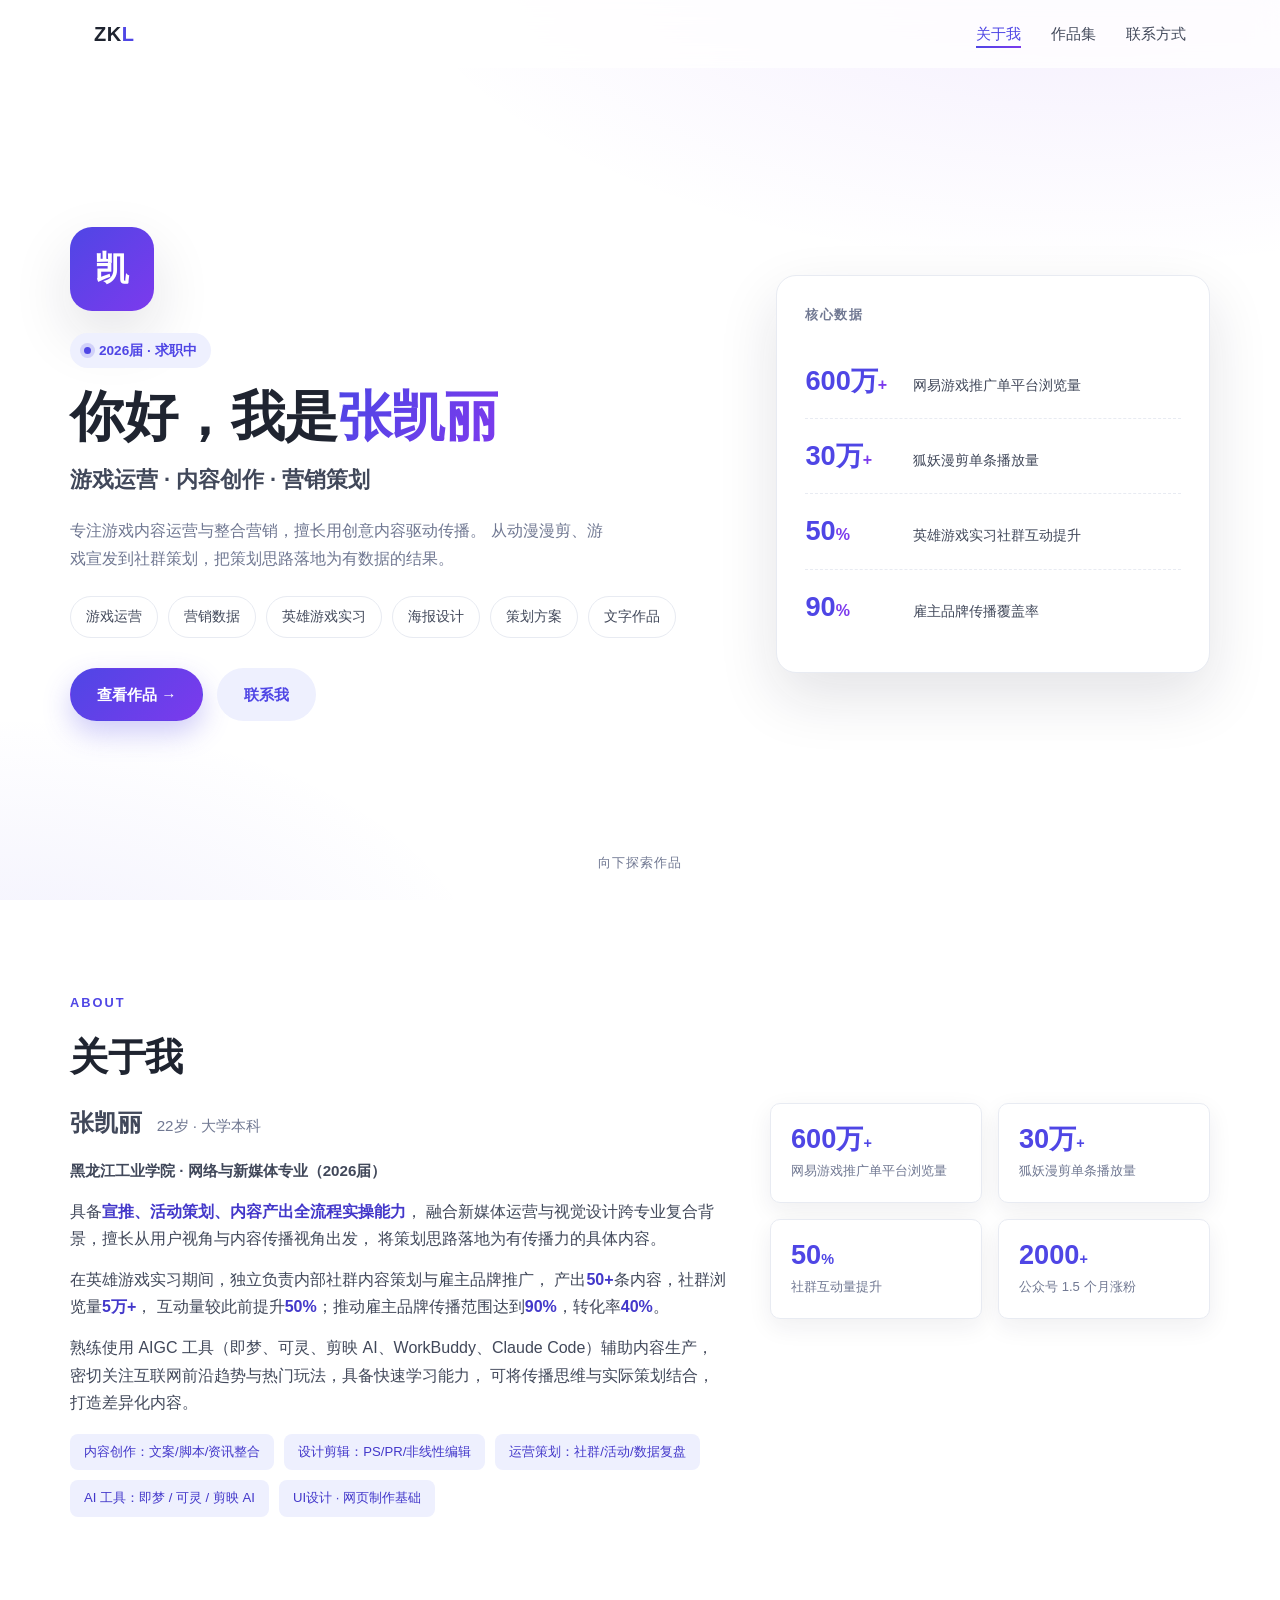
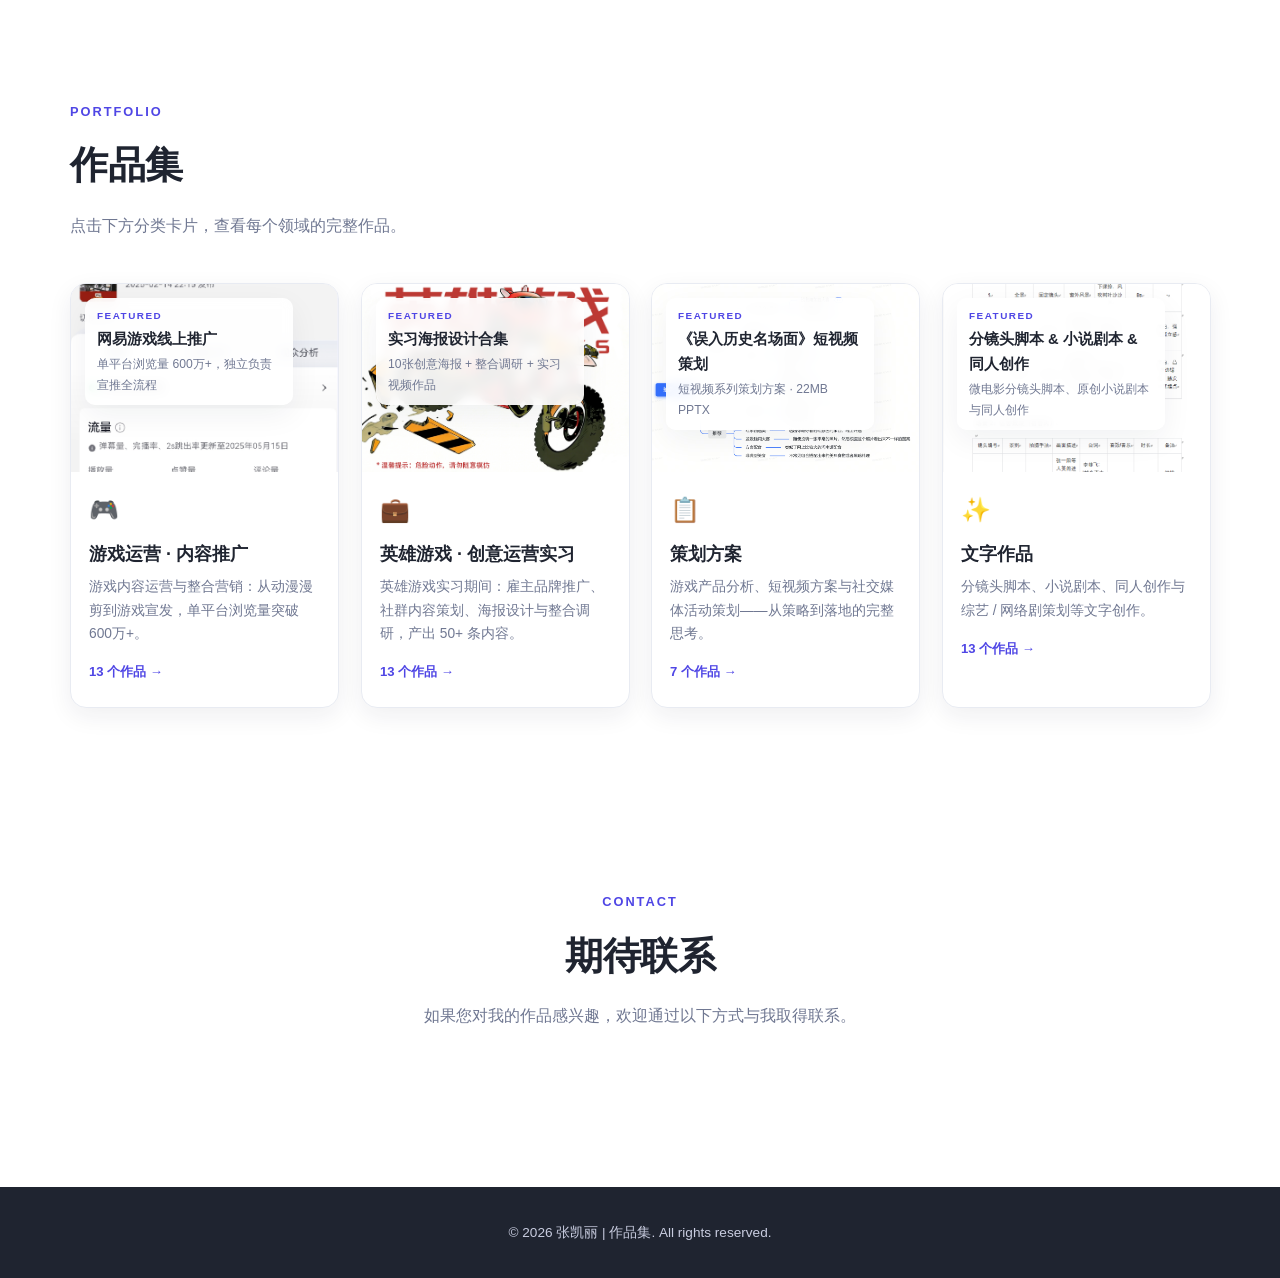
<file: index.html>
<!DOCTYPE html>
<html lang="zh-CN">
<head>
<meta charset="UTF-8">
<meta name="viewport" content="width=device-width, initial-scale=1.0">
<meta name="description" content="张凯丽 作品集 - 游戏运营 / 内容创作 / 营销策划">
<title>张凯丽 | 作品集</title>
<link rel="stylesheet" href="css/style.css">
</head>
<body>

<!-- ========== Navigation ========== -->
<nav class="nav" id="nav">
  <div class="nav-inner">
    <a href="#" class="nav-logo" aria-label="张凯丽">ZK<span>L</span></a>
    <ul class="nav-links" id="navLinks">
      <li><a href="#about">关于我</a></li>
      <li><a href="#works">作品集</a></li>
      <li><a href="#contact">联系方式</a></li>
    </ul>
    <button class="nav-toggle" id="navToggle" aria-label="Menu">&#9776;</button>
  </div>
</nav>

<!-- ========== Hero ========== -->
<section class="hero" id="hero">
  <div class="hero-inner">
    <div class="hero-content">
      <div class="hero-avatar">凯</div>
      <span class="hero-eyebrow"><span class="dot"></span>2026届 · 求职中</span>
      <h1>你好，我是<span class="highlight">张凯丽</span></h1>
      <p class="subtitle">游戏运营 · 内容创作 · 营销策划</p>
      <p class="tagline">
        专注游戏内容运营与整合营销，擅长用创意内容驱动传播。
        从动漫漫剪、游戏宣发到社群策划，把策划思路落地为有数据的结果。
      </p>
      <div class="hero-tags">
        <a class="hero-tag" href="category.html?type=gameops">游戏运营</a>
        <a class="hero-tag" href="category.html?type=gameops&group=营销数据分析">营销数据</a>
        <a class="hero-tag" href="category.html?type=internship">英雄游戏实习</a>
        <a class="hero-tag" href="category.html?type=internship&group=海报设计">海报设计</a>
        <a class="hero-tag" href="category.html?type=planning">策划方案</a>
        <a class="hero-tag" href="category.html?type=others">文字作品</a>
      </div>
      <div class="hero-cta">
        <a class="btn btn-primary" href="#works">查看作品 &rarr;</a>
        <a class="btn btn-ghost" href="#contact">联系我</a>
      </div>
    </div>

    <aside class="hero-card">
      <div class="hero-card-label">核心数据</div>
      <div class="hero-card-row">
        <div class="hero-card-num">600万<span>+</span></div>
        <div class="hero-card-text">网易游戏推广单平台浏览量</div>
      </div>
      <div class="hero-card-row">
        <div class="hero-card-num">30万<span>+</span></div>
        <div class="hero-card-text">狐妖漫剪单条播放量</div>
      </div>
      <div class="hero-card-row">
        <div class="hero-card-num">50<span>%</span></div>
        <div class="hero-card-text">英雄游戏实习社群互动提升</div>
      </div>
      <div class="hero-card-row">
        <div class="hero-card-num">90<span>%</span></div>
        <div class="hero-card-text">雇主品牌传播覆盖率</div>
      </div>
    </aside>
  </div>
  <div class="hero-scroll">向下探索作品</div>
</section>

<!-- ========== About ========== -->
<section class="section" id="about">
  <div class="section-inner">
    <p class="section-label reveal-up">About</p>
    <h2 class="section-title reveal-up">关于我</h2>
    <div class="about-grid reveal-up">
      <div class="about-text">
        <p class="about-name">张凯丽 <span>22岁 · 大学本科</span></p>
        <p class="about-school">黑龙江工业学院 · 网络与新媒体专业（2026届）</p>
        <p>
          具备<span class="highlight-text">宣推、活动策划、内容产出全流程实操能力</span>，
          融合新媒体运营与视觉设计跨专业复合背景，擅长从用户视角与内容传播视角出发，
          将策划思路落地为有传播力的具体内容。
        </p>
        <p>
          在英雄游戏实习期间，独立负责内部社群内容策划与雇主品牌推广，
          产出<span class="highlight-text">50+</span>条内容，社群浏览量<span class="highlight-text">5万+</span>，
          互动量较此前提升<span class="highlight-text">50%</span>；推动雇主品牌传播范围达到<span class="highlight-text">90%</span>，转化率<span class="highlight-text">40%</span>。
        </p>
        <p>
          熟练使用 AIGC 工具（即梦、可灵、剪映 AI、WorkBuddy、Claude Code）辅助内容生产，
          密切关注互联网前沿趋势与热门玩法，具备快速学习能力，
          可将传播思维与实际策划结合，打造差异化内容。
        </p>
        <div class="skill-tags">
          <span class="skill-tag">内容创作：文案/脚本/资讯整合</span>
          <span class="skill-tag">设计剪辑：PS/PR/非线性编辑</span>
          <span class="skill-tag">运营策划：社群/活动/数据复盘</span>
          <span class="skill-tag">AI 工具：即梦 / 可灵 / 剪映 AI</span>
          <span class="skill-tag">UI设计 · 网页制作基础</span>
        </div>
      </div>
      <div class="about-stats">
        <div class="stat-card">
          <div class="stat-number">600万<span style="font-size:0.9rem;">+</span></div>
          <div class="stat-label">网易游戏推广单平台浏览量</div>
        </div>
        <div class="stat-card">
          <div class="stat-number">30万<span style="font-size:0.9rem;">+</span></div>
          <div class="stat-label">狐妖漫剪单条播放量</div>
        </div>
        <div class="stat-card">
          <div class="stat-number">50<span style="font-size:0.9rem;">%</span></div>
          <div class="stat-label">社群互动量提升</div>
        </div>
        <div class="stat-card">
          <div class="stat-number">2000<span style="font-size:0.9rem;">+</span></div>
          <div class="stat-label">公众号 1.5 个月涨粉</div>
        </div>
      </div>
    </div>
  </div>
</section>

<!-- ========== Category Showcase ========== -->
<section class="section" id="works">
  <div class="section-inner">
    <p class="section-label reveal-up">Portfolio</p>
    <h2 class="section-title reveal-up">作品集</h2>
    <p class="section-desc reveal-up">点击下方分类卡片，查看每个领域的完整作品。</p>

    <div class="category-grid" id="categoryGrid">
      <!-- Populated by JS -->
    </div>
  </div>
</section>

<!-- ========== Contact ========== -->
<section class="section contact" id="contact">
  <div class="section-inner">
    <p class="section-label reveal-up">Contact</p>
    <h2 class="section-title reveal-up">期待联系</h2>
    <p class="section-desc reveal-up" style="margin:0 auto;">如果您对我的作品感兴趣，欢迎通过以下方式与我取得联系。</p>
    <div class="contact-links reveal-up">
      <a class="contact-link" href="mailto:15127296167@163.com">&#9993; 15127296167@163.com</a>
      <a class="contact-link" href="tel:15127296167">&#128222; 15127296167</a>
      <a class="contact-link">&#128172; 微信：15127296167</a>
    </div>
  </div>
</section>

<!-- ========== Footer ========== -->
<footer class="footer">
  <p>&copy; 2026 张凯丽 | 作品集. All rights reserved.</p>
</footer>

<button class="to-top" id="toTop" aria-label="返回顶部">&#8593;</button>

<!-- ========== Lightbox Modal ========== -->
<div class="modal-overlay" id="modal">
  <div class="modal-content" id="modalContent">
    <button class="modal-close" id="modalClose">&times;</button>
    <button class="modal-nav modal-prev" id="modalPrev">&#10094;</button>
    <button class="modal-nav modal-next" id="modalNext">&#10095;</button>
    <div id="modalMedia"></div>
    <div class="modal-info"><h3 id="modalTitle"></h3><p id="modalDesc"></p></div>
  </div>
</div>

<script src="js/data.js"></script>
<script src="js/main.js"></script>
<script src="js/reveal.js"></script>
</body>
</html>
</file>
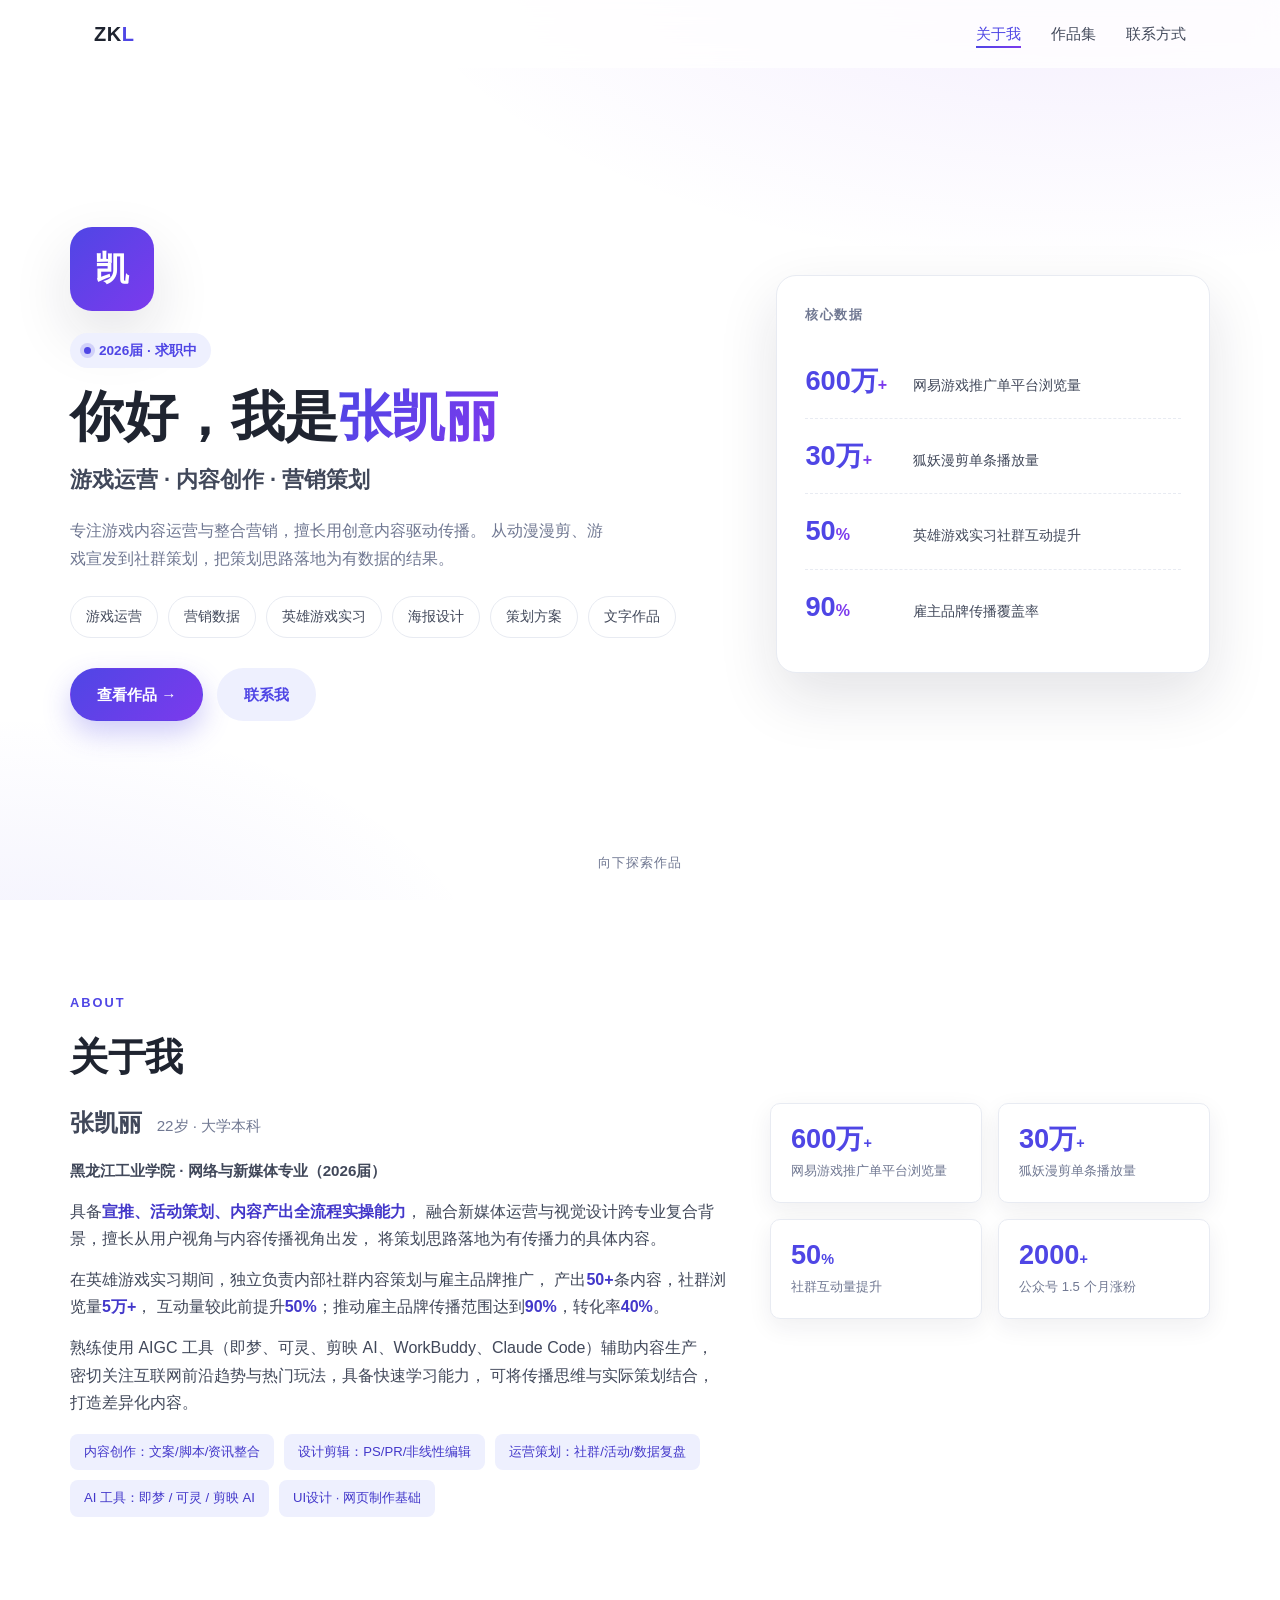
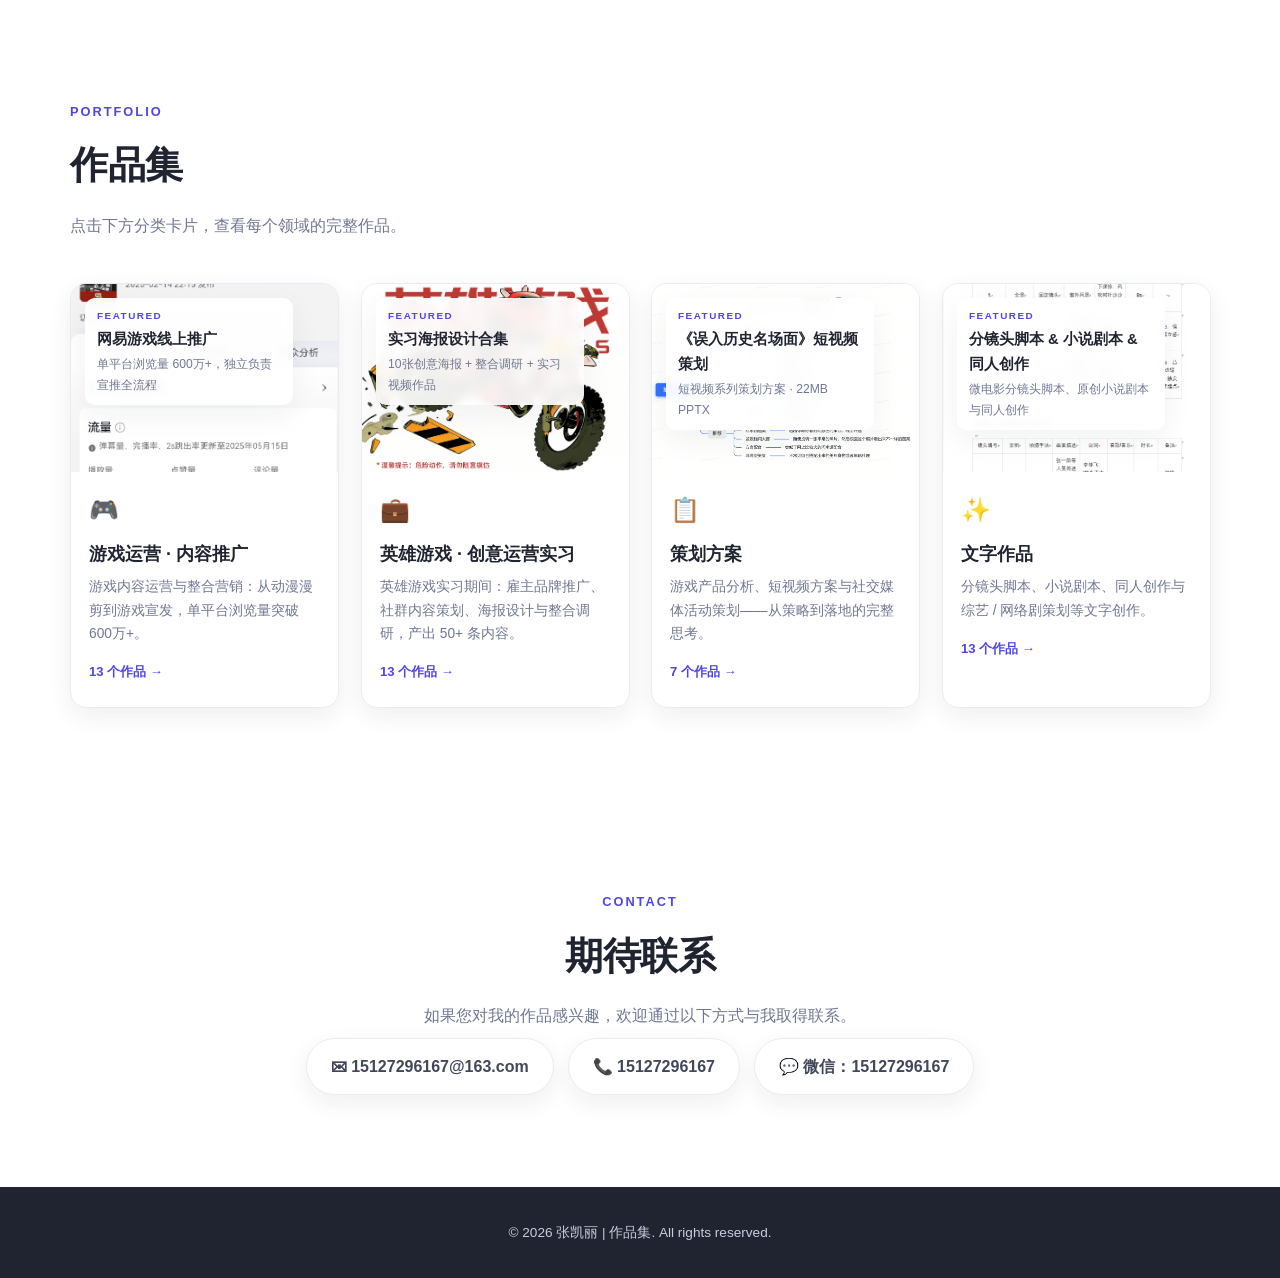
<file: category.html>
<!DOCTYPE html>
<html lang="zh-CN">
<head>
<meta charset="UTF-8">
<meta name="viewport" content="width=device-width, initial-scale=1.0">
<title>作品集 | 分类详情</title>
<link rel="stylesheet" href="css/style.css">
</head>
<body>

<nav class="nav" id="nav">
  <div class="nav-inner">
    <a href="index.html" class="nav-back-btn" id="backLink">
      <span class="back-arrow">&#8592;</span>
      <span>返回主页</span>
    </a>
    <span id="categoryNavTitle" style="color:var(--text-secondary);font-size:0.9rem;letter-spacing:2px;"></span>
  </div>
</nav>

<section class="section" style="padding-top:120px;">
  <div class="section-inner">
    <div id="categoryHeader"></div>
    <div id="categoryContent"></div>
  </div>
</section>

<footer class="footer">
  <p>&copy; 2026 张凯丽 | 作品集. All rights reserved.</p>
</footer>

<!-- Lightbox Modal -->
<div class="modal-overlay" id="modal">
  <div class="modal-content" id="modalContent">
    <button class="modal-close" id="modalClose">&times;</button>
    <button class="modal-nav modal-prev" id="modalPrev">&#10094;</button>
    <button class="modal-nav modal-next" id="modalNext">&#10095;</button>
    <div id="modalMedia"></div>
    <div class="modal-info"><h3 id="modalTitle"></h3><p id="modalDesc"></p></div>
  </div>
</div>

<script src="js/data.js"></script>
<script src="js/category.js"></script>
<script src="js/reveal.js"></script>
</body>
</html>
</file>
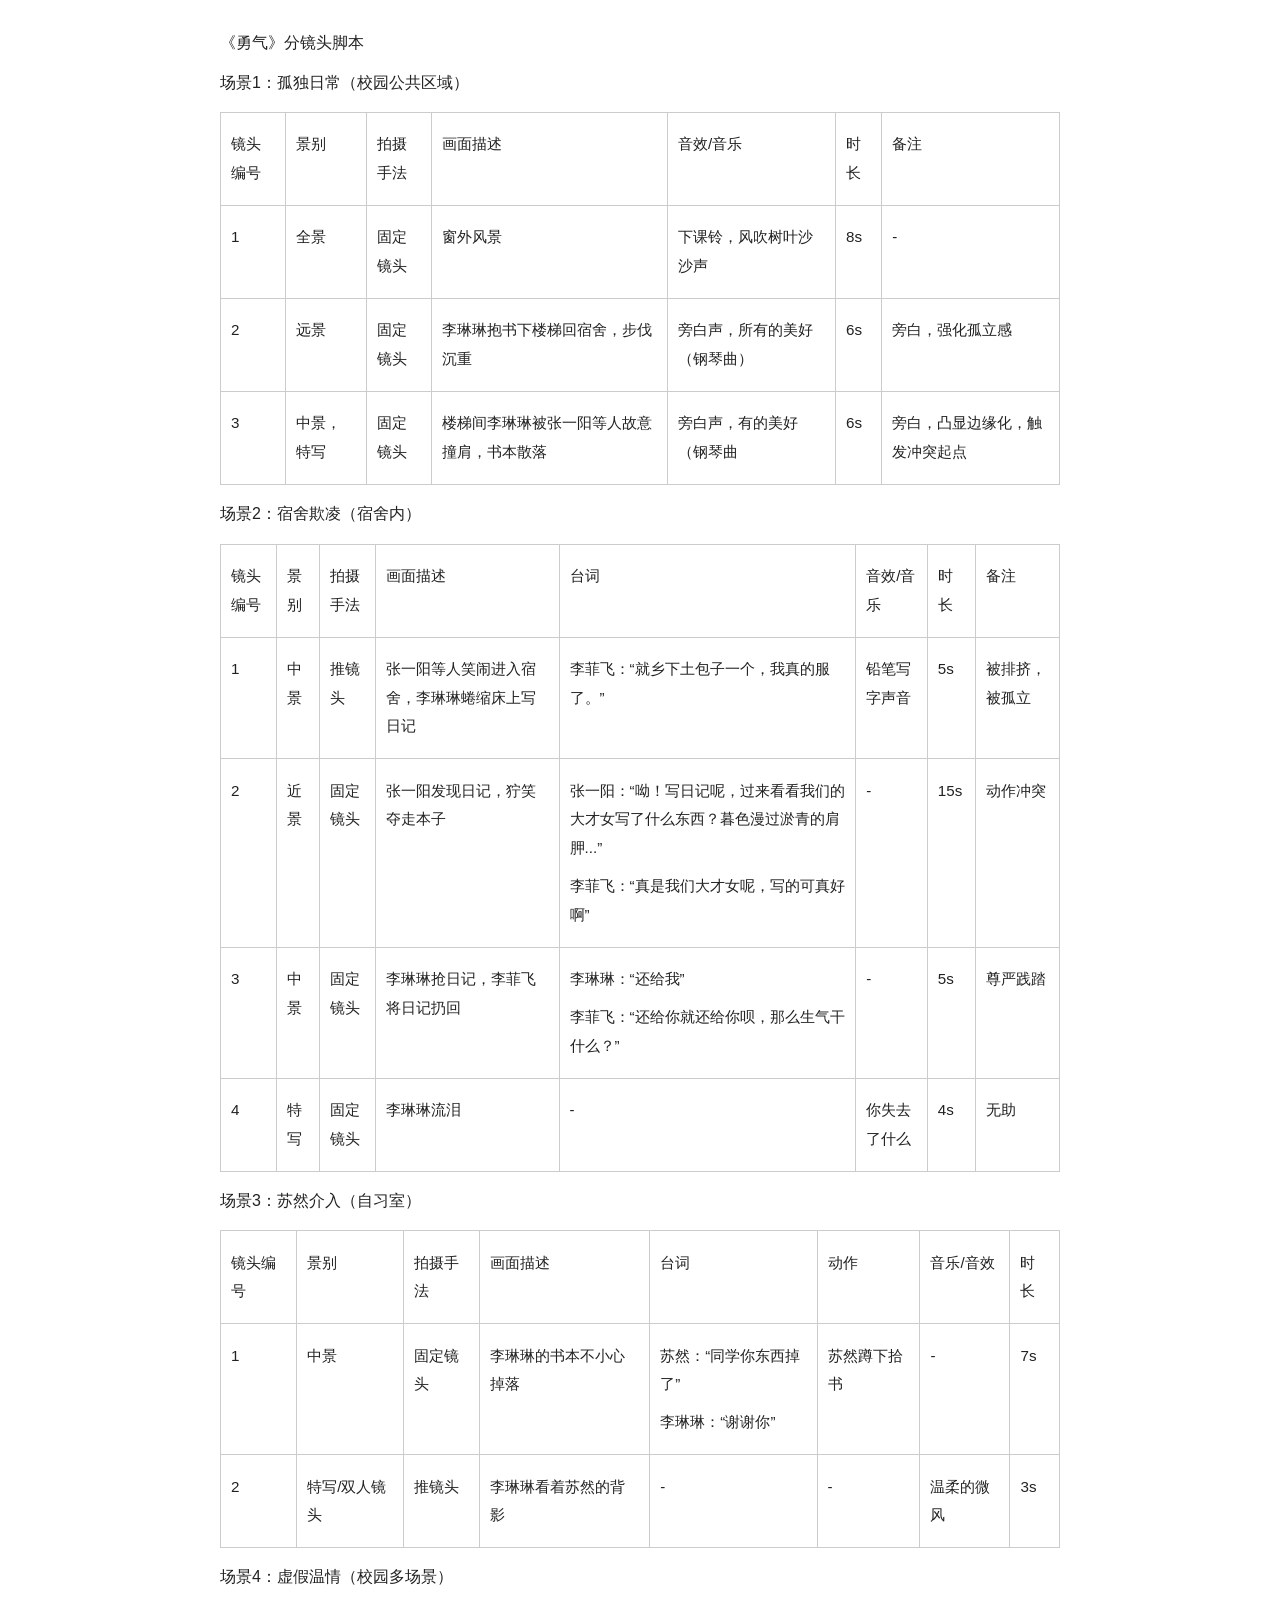
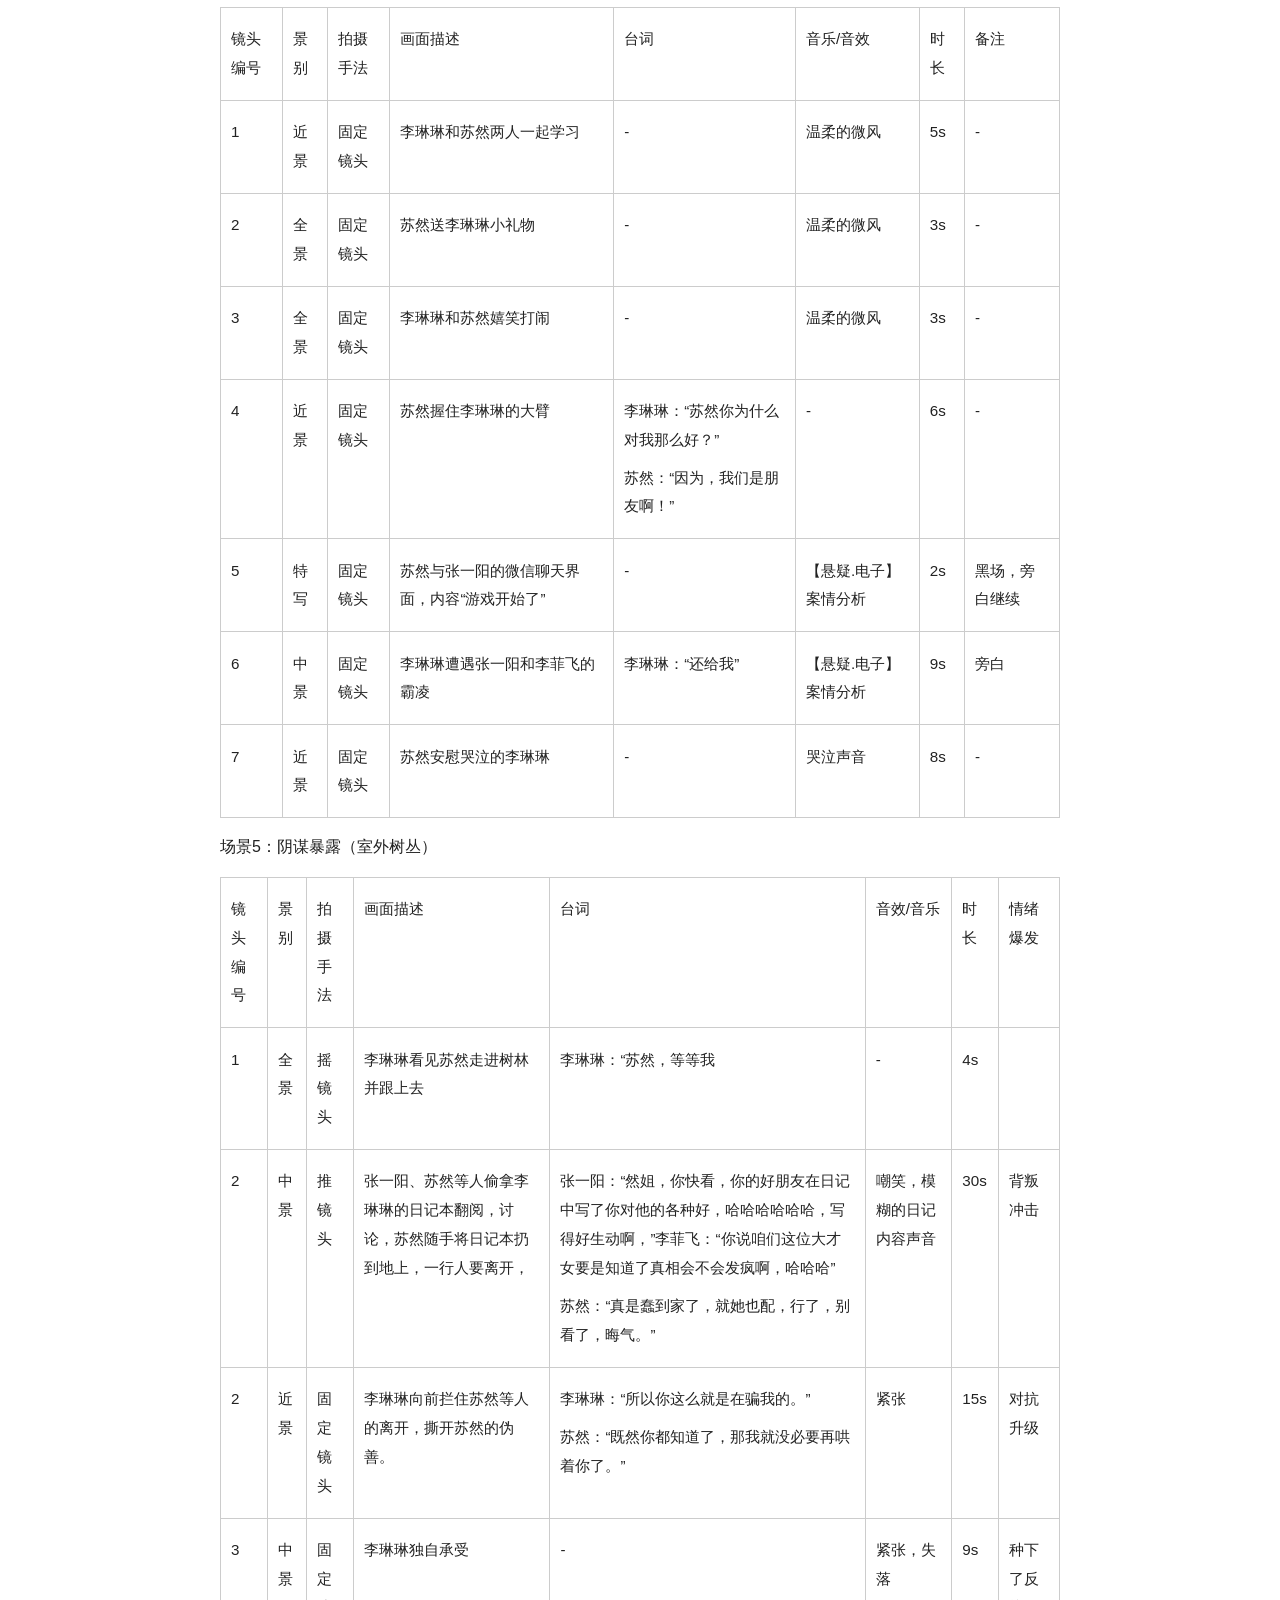
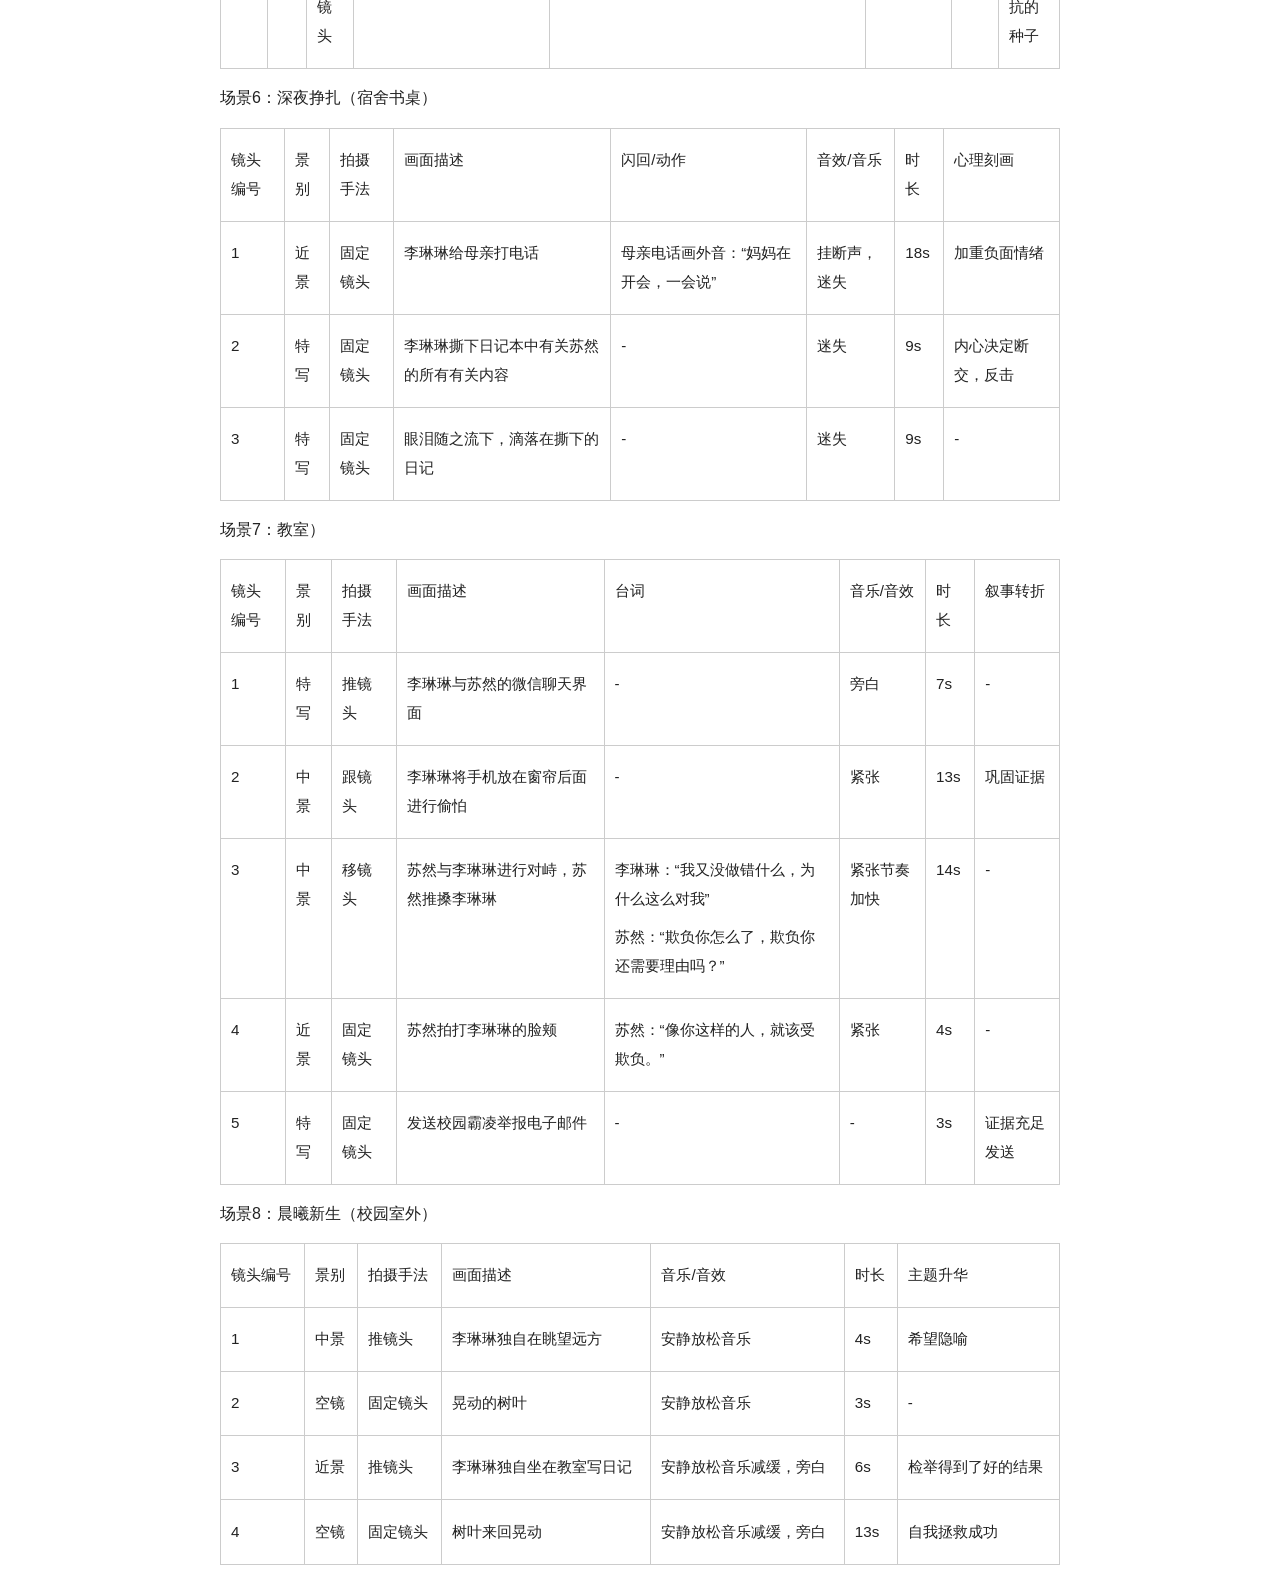
<file: assets/html/《勇气》微电影分镜头脚本.html>
<!DOCTYPE html><html lang="zh-CN"><head><meta charset="utf-8"><meta name="viewport" content="width=device-width,initial-scale=1"><title>《勇气》微电影分镜头脚本</title><style>body{font-family:"Microsoft YaHei","PingFang SC",sans-serif;max-width:840px;margin:28px auto;padding:0 22px;line-height:1.9;color:#222;background:#fff;}table{border-collapse:collapse;width:100%;margin:14px 0;font-size:0.95em;}td{border:1px solid #ccc;padding:8px 10px;vertical-align:top;text-align:left;}p{margin:0.6em 0;}img{max-width:100%;height:auto;}</style></head><body><p>《勇气》分镜头脚本</p>
<p>场景1：孤独日常（校园公共区域）</p>
<table><tr><td><p>镜头编号</p></td><td><p>景别</p></td><td><p>拍摄手法</p></td><td><p>画面描述</p></td><td><p>音效/音乐</p></td><td><p>时长</p></td><td><p>备注</p></td></tr><tr><td><p>1</p></td><td><p>全景</p></td><td><p>固定镜头</p></td><td><p>窗外风景</p></td><td><p>下课铃，风吹树叶沙沙声</p></td><td><p>8s</p></td><td><p>-</p></td></tr><tr><td><p>2</p></td><td><p>远景</p></td><td><p>固定镜头</p></td><td><p>李琳琳抱书下楼梯回宿舍，步伐沉重</p></td><td><p>旁白声，所有的美好（钢琴曲）</p></td><td><p>6s</p></td><td><p>旁白，强化孤立感</p></td></tr><tr><td><p>3</p></td><td><p>中景，特写</p></td><td><p>固定镜头</p></td><td><p>楼梯间李琳琳被张一阳等人故意撞肩，书本散落</p></td><td><p>旁白声，有的美好（钢琴曲</p></td><td><p>6s</p></td><td><p>旁白，凸显边缘化，触发冲突起点</p></td></tr></table>
<p>场景2：宿舍欺凌（宿舍内）</p>
<table><tr><td><p>镜头编号</p></td><td><p>景别</p></td><td><p>拍摄手法</p></td><td><p>画面描述</p></td><td><p>台词</p></td><td><p>音效/音乐</p></td><td><p>时长</p></td><td><p>备注</p></td></tr><tr><td><p>1</p></td><td><p>中景</p></td><td><p>推镜头</p></td><td><p>张一阳等人笑闹进入宿舍，李琳琳蜷缩床上写日记</p></td><td><p>李菲飞：“就乡下土包子一个，我真的服了。”</p></td><td><p>铅笔写字声音</p></td><td><p>5s</p></td><td><p>被排挤，被孤立</p></td></tr><tr><td><p>2</p></td><td><p>近景</p></td><td><p>固定镜头</p></td><td><p>张一阳发现日记，狞笑夺走本子</p></td><td><p>张一阳：“呦！写日记呢，过来看看我们的大才女写了什么东西？暮色漫过淤青的肩胛...”</p><p>李菲飞：“真是我们大才女呢，写的可真好啊”</p></td><td><p>-</p></td><td><p>15s</p></td><td><p>动作冲突</p></td></tr><tr><td><p>3</p></td><td><p>中景</p></td><td><p>固定镜头</p></td><td><p>李琳琳抢日记，李菲飞将日记扔回</p></td><td><p>李琳琳：“还给我”</p><p>李菲飞：“还给你就还给你呗，那么生气干什么？”</p></td><td><p>-</p></td><td><p>5s</p></td><td><p>尊严践踏</p></td></tr><tr><td><p>4</p></td><td><p>特写</p></td><td><p>固定镜头</p></td><td><p>李琳琳流泪</p></td><td><p>-</p></td><td><p>你失去了什么</p></td><td><p>4s</p></td><td><p>无助</p></td></tr></table>
<p>场景3：苏然介入（自习室）</p>
<table><tr><td><p>镜头编号</p></td><td><p>景别</p></td><td><p>拍摄手法</p></td><td><p>画面描述</p></td><td><p>台词</p></td><td><p>动作</p></td><td><p>音乐/音效</p></td><td><p>时长</p></td></tr><tr><td><p>1</p></td><td><p>中景</p></td><td><p>固定镜头</p></td><td><p>李琳琳的书本不小心掉落</p></td><td><p>苏然：“同学你东西掉了”</p><p>李琳琳：“谢谢你”</p></td><td><p>苏然蹲下拾书</p></td><td><p>-</p></td><td><p>7s</p></td></tr><tr><td><p>2</p></td><td><p>特写/双人镜头</p></td><td><p>推镜头</p></td><td><p>李琳琳看着苏然的背影</p></td><td><p>-</p></td><td><p>-</p></td><td><p>温柔的微风</p></td><td><p>3s</p></td></tr></table>
<p>场景4：虚假温情（校园多场景）</p>
<table><tr><td><p>镜头编号</p></td><td><p>景别</p></td><td><p>拍摄手法</p></td><td><p>画面描述</p></td><td><p>台词</p></td><td><p>音乐/音效</p></td><td><p>时长</p></td><td><p>备注</p></td></tr><tr><td><p>1</p></td><td><p>近景</p></td><td><p>固定镜头</p></td><td><p>李琳琳和苏然两人一起学习</p></td><td><p>-</p></td><td><p>温柔的微风</p></td><td><p>5s</p></td><td><p>-</p></td></tr><tr><td><p>2</p></td><td><p>全景</p></td><td><p>固定镜头</p></td><td><p>苏然送李琳琳小礼物</p></td><td><p>-</p></td><td><p>温柔的微风</p></td><td><p>3s</p></td><td><p>-</p></td></tr><tr><td><p>3</p></td><td><p>全景</p></td><td><p>固定镜头</p></td><td><p>李琳琳和苏然嬉笑打闹</p></td><td><p>-</p></td><td><p>温柔的微风</p></td><td><p>3s</p></td><td><p>-</p></td></tr><tr><td><p>4</p></td><td><p>近景</p></td><td><p>固定镜头</p></td><td><p>苏然握住李琳琳的大臂</p></td><td><p>李琳琳：“苏然你为什么对我那么好？”</p><p>苏然：“因为，我们是朋友啊！”</p></td><td><p>-</p></td><td><p>6s</p></td><td><p>-</p></td></tr><tr><td><p>5</p></td><td><p>特写</p></td><td><p>固定镜头</p></td><td><p>苏然与张一阳的微信聊天界面，内容“游戏开始了”</p></td><td><p>-</p></td><td><p>【悬疑.电子】案情分析</p></td><td><p>2s</p></td><td><p>黑场，旁白继续</p></td></tr><tr><td><p>6</p></td><td><p>中景</p></td><td><p>固定镜头</p></td><td><p>李琳琳遭遇张一阳和李菲飞的霸凌</p></td><td><p>李琳琳：“还给我”</p></td><td><p>【悬疑.电子】案情分析</p></td><td><p>9s</p></td><td><p>旁白</p></td></tr><tr><td><p>7</p></td><td><p>近景</p></td><td><p>固定镜头</p></td><td><p>苏然安慰哭泣的李琳琳</p></td><td><p>-</p></td><td><p>哭泣声音</p></td><td><p>8s</p></td><td><p>-</p></td></tr></table>
<p>场景5：阴谋暴露（室外树丛）</p>
<table><tr><td><p>镜头编号</p></td><td><p>景别</p></td><td><p>拍摄手法</p></td><td><p>画面描述</p></td><td><p>台词</p></td><td><p>音效/音乐</p></td><td><p>时长</p></td><td><p>情绪爆发</p></td></tr><tr><td><p>1</p></td><td><p>全景</p></td><td><p>摇镜头</p></td><td><p>李琳琳看见苏然走进树林并跟上去</p></td><td><p>李琳琳：“苏然，等等我</p></td><td><p>-</p></td><td><p>4s</p></td><td></td></tr><tr><td><p>2</p></td><td><p>中景</p></td><td><p>推镜头</p></td><td><p>张一阳、苏然等人偷拿李琳琳的日记本翻阅，讨论，苏然随手将日记本扔到地上，一行人要离开，</p></td><td><p>张一阳：“然姐，你快看，你的好朋友在日记中写了你对他的各种好，哈哈哈哈哈哈，写得好生动啊，”李菲飞：“你说咱们这位大才女要是知道了真相会不会发疯啊，哈哈哈”</p><p>苏然：“真是蠢到家了，就她也配，行了，别看了，晦气。”</p></td><td><p>嘲笑，模糊的日记内容声音</p></td><td><p>30s</p></td><td><p>背叛冲击</p></td></tr><tr><td><p>2</p></td><td><p>近景</p></td><td><p>固定镜头</p></td><td><p>李琳琳向前拦住苏然等人的离开，撕开苏然的伪善。</p></td><td><p>李琳琳：“所以你这么就是在骗我的。”</p><p>苏然：“既然你都知道了，那我就没必要再哄着你了。”</p></td><td><p>紧张</p></td><td><p>15s</p></td><td><p>对抗升级</p></td></tr><tr><td><p>3</p></td><td><p>中景</p></td><td><p>固定镜头</p></td><td><p>李琳琳独自承受</p></td><td><p>-</p></td><td><p>紧张，失落</p></td><td><p>9s</p></td><td><p>种下了反抗的种子</p></td></tr></table>
<p>场景6：深夜挣扎（宿舍书桌）</p>
<table><tr><td><p>镜头编号</p></td><td><p>景别</p></td><td><p>拍摄手法</p></td><td><p>画面描述</p></td><td><p>闪回/动作</p></td><td><p>音效/音乐</p></td><td><p>时长</p></td><td><p>心理刻画</p></td></tr><tr><td><p>1</p></td><td><p>近景</p></td><td><p>固定镜头</p></td><td><p>李琳琳给母亲打电话</p></td><td><p>母亲电话画外音：“妈妈在开会，一会说”</p></td><td><p>挂断声，迷失</p></td><td><p>18s</p></td><td><p>加重负面情绪</p></td></tr><tr><td><p>2</p></td><td><p>特写</p></td><td><p>固定镜头</p></td><td><p>李琳琳撕下日记本中有关苏然的所有有关内容</p></td><td><p>-</p></td><td><p>迷失</p></td><td><p>9s</p></td><td><p>内心决定断交，反击</p></td></tr><tr><td><p>3</p></td><td><p>特写</p></td><td><p>固定镜头</p></td><td><p>眼泪随之流下，滴落在撕下的日记</p></td><td><p>-</p></td><td><p>迷失</p></td><td><p>9s</p></td><td><p>-</p></td></tr></table>
<p>场景7：教室）</p>
<table><tr><td><p>镜头编号</p></td><td><p>景别</p></td><td><p>拍摄手法</p></td><td><p>画面描述</p></td><td><p>台词</p></td><td><p>音乐/音效</p></td><td><p>时长</p></td><td><p>叙事转折</p></td></tr><tr><td><p>1</p></td><td><p>特写</p></td><td><p>推镜头</p></td><td><p>李琳琳与苏然的微信聊天界面</p></td><td><p>-</p></td><td><p>旁白</p></td><td><p>7s</p></td><td><p>-</p></td></tr><tr><td><p>2</p></td><td><p>中景</p></td><td><p>跟镜头</p></td><td><p>李琳琳将手机放在窗帘后面进行偷怕</p></td><td><p>-</p></td><td><p>紧张</p></td><td><p>13s</p></td><td><p>巩固证据</p></td></tr><tr><td><p>3</p></td><td><p>中景</p></td><td><p>移镜头</p></td><td><p>苏然与李琳琳进行对峙，苏然推搡李琳琳</p></td><td><p>李琳琳：“我又没做错什么，为什么这么对我”</p><p>苏然：“欺负你怎么了，欺负你还需要理由吗？”</p></td><td><p>紧张节奏加快</p></td><td><p>14s</p></td><td><p>-</p></td></tr><tr><td><p>4</p></td><td><p>近景</p></td><td><p>固定镜头</p></td><td><p>苏然拍打李琳琳的脸颊</p></td><td><p>苏然：“像你这样的人，就该受欺负。”</p></td><td><p>紧张</p></td><td><p>4s</p></td><td><p>-</p></td></tr><tr><td><p>5</p></td><td><p>特写</p></td><td><p>固定镜头</p></td><td><p>发送校园霸凌举报电子邮件</p></td><td><p>-</p></td><td><p>-</p></td><td><p>3s</p></td><td><p>证据充足发送</p></td></tr></table>
<p>场景8：晨曦新生（校园室外）</p>
<table><tr><td><p>镜头编号</p></td><td><p>景别</p></td><td><p>拍摄手法</p></td><td><p>画面描述</p></td><td><p>音乐/音效</p></td><td><p>时长</p></td><td><p>主题升华</p></td></tr><tr><td><p>1</p></td><td><p>中景</p></td><td><p>推镜头</p></td><td><p>李琳琳独自在眺望远方</p></td><td><p>安静放松音乐</p></td><td><p>4s</p></td><td><p>希望隐喻</p></td></tr><tr><td><p>2</p></td><td><p>空镜</p></td><td><p>固定镜头</p></td><td><p>晃动的树叶</p></td><td><p>安静放松音乐</p></td><td><p>3s</p></td><td><p>-</p></td></tr><tr><td><p>3</p></td><td><p>近景</p></td><td><p>推镜头</p></td><td><p>李琳琳独自坐在教室写日记</p></td><td><p>安静放松音乐减缓，旁白</p></td><td><p>6s</p></td><td><p>检举得到了好的结果</p></td></tr><tr><td><p>4</p></td><td><p>空镜</p></td><td><p>固定镜头</p></td><td><p>树叶来回晃动</p></td><td><p>安静放松音乐减缓，旁白</p></td><td><p>13s</p></td><td><p>自我拯救成功</p></td></tr></table></body></html>
</file>
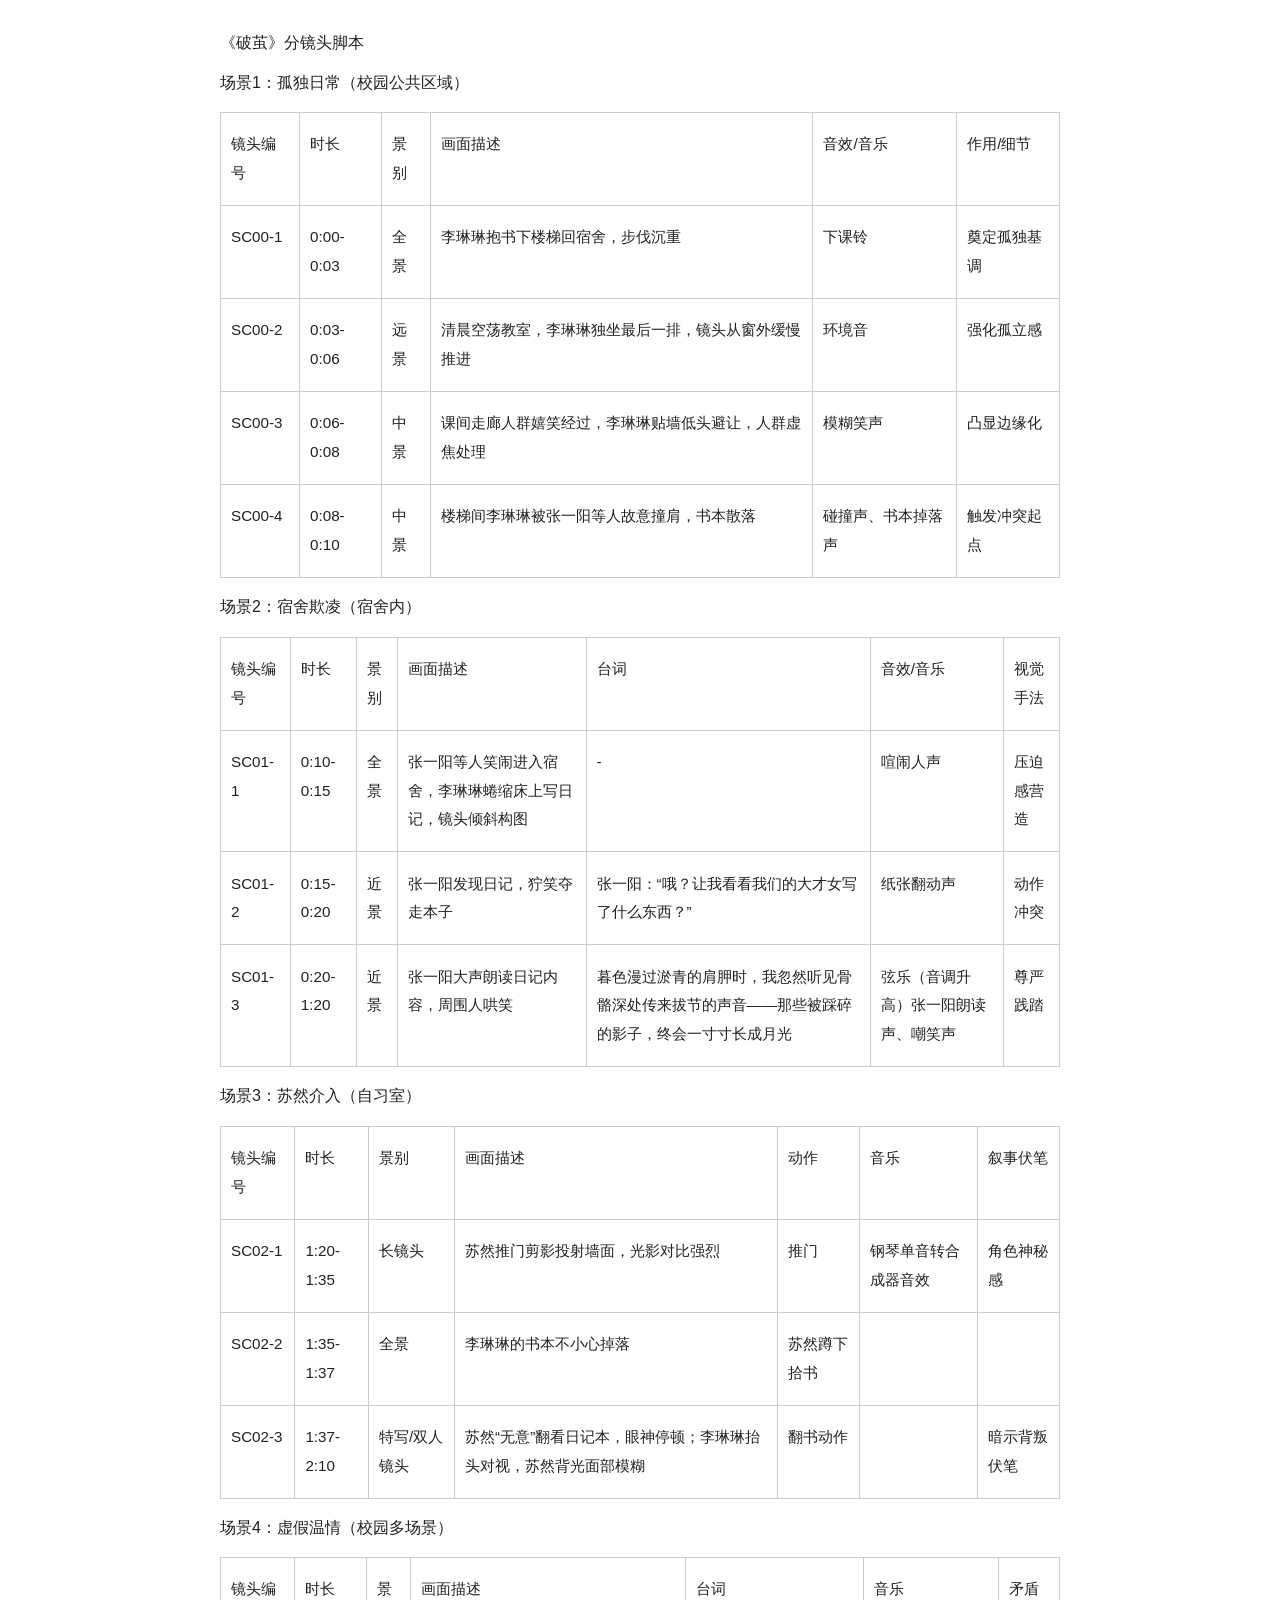
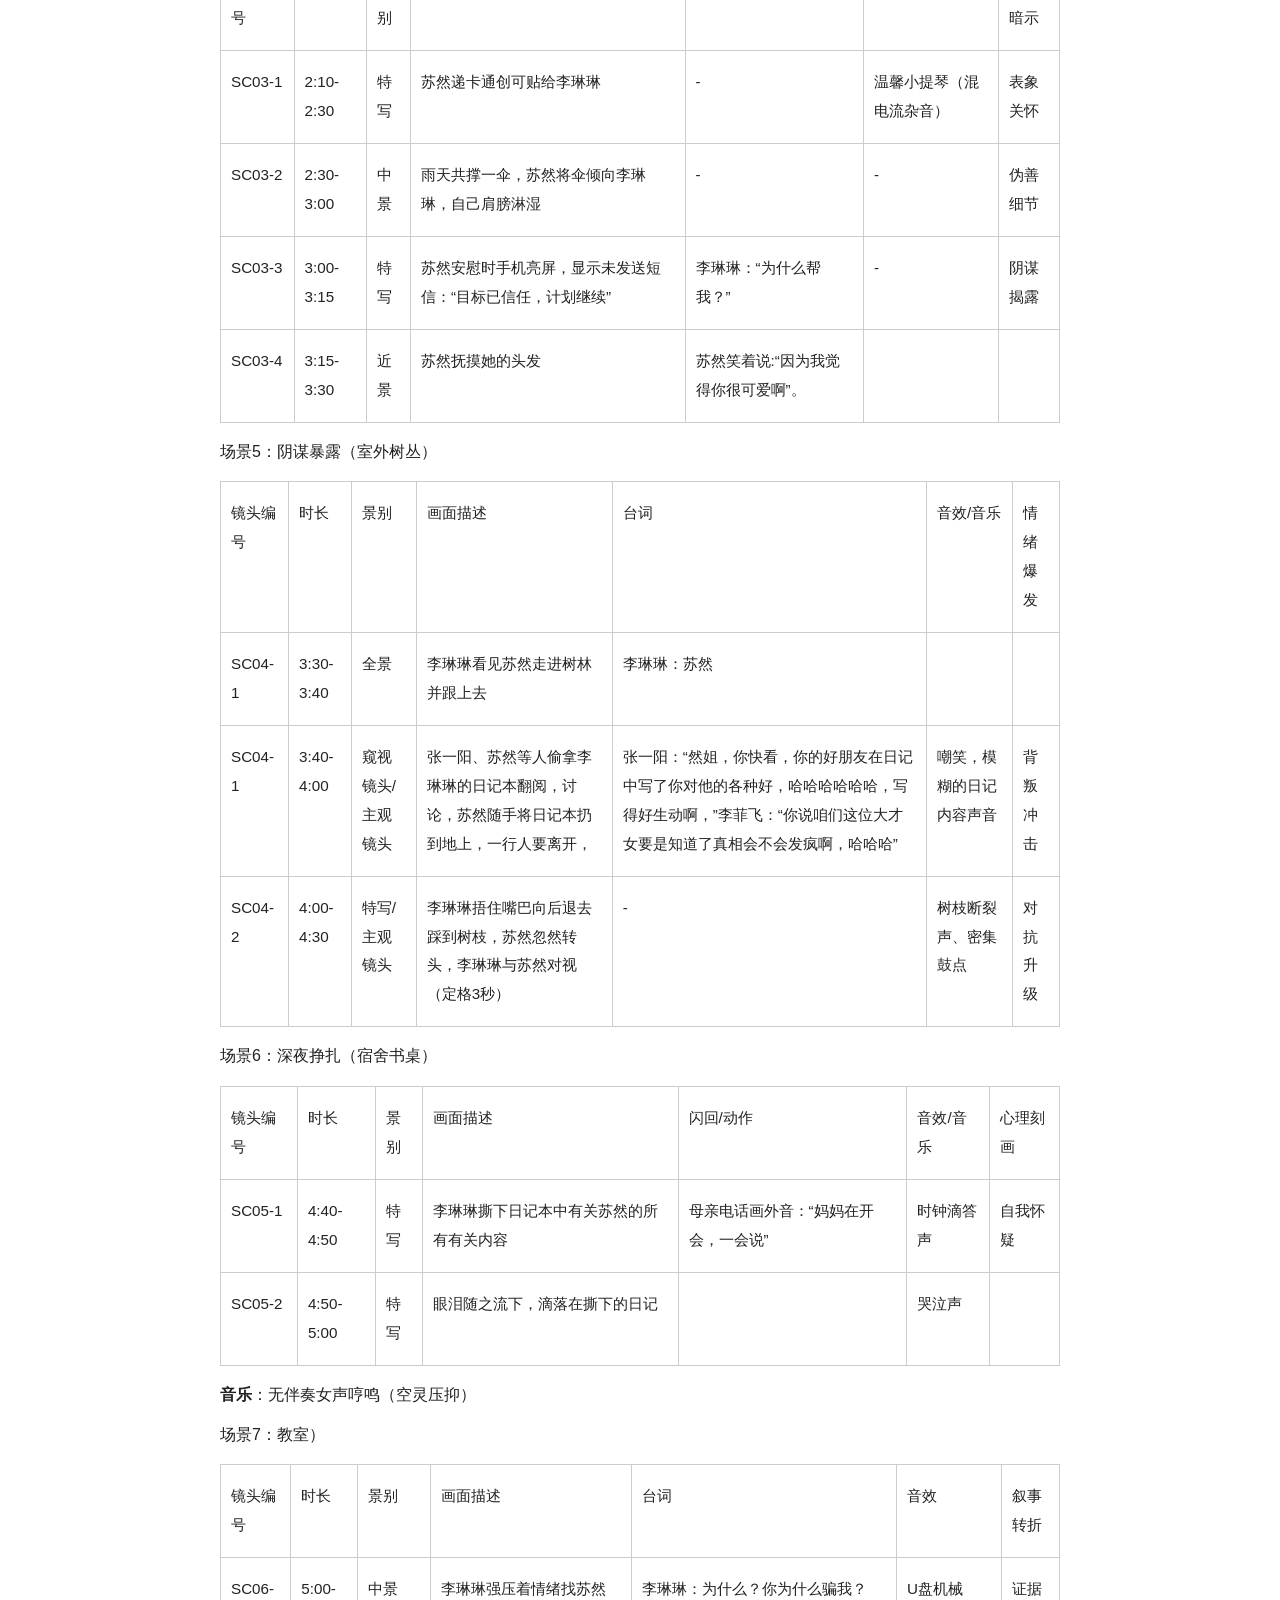
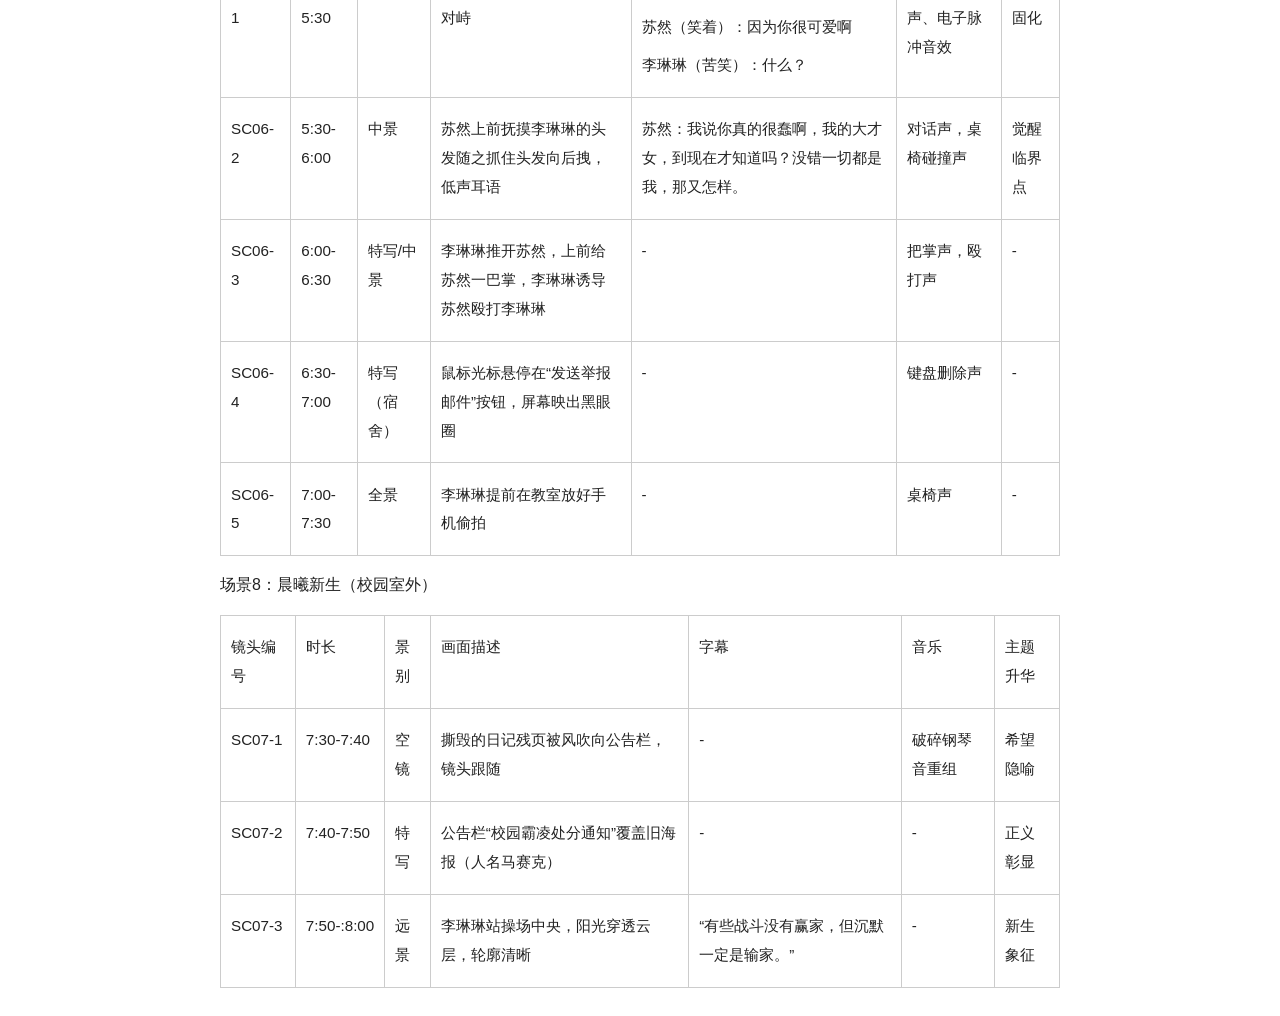
<file: assets/html/《破茧》微电影分镜头脚本.html>
<!DOCTYPE html><html lang="zh-CN"><head><meta charset="utf-8"><meta name="viewport" content="width=device-width,initial-scale=1"><title>《破茧》微电影分镜头脚本</title><style>body{font-family:"Microsoft YaHei","PingFang SC",sans-serif;max-width:840px;margin:28px auto;padding:0 22px;line-height:1.9;color:#222;background:#fff;}table{border-collapse:collapse;width:100%;margin:14px 0;font-size:0.95em;}td{border:1px solid #ccc;padding:8px 10px;vertical-align:top;text-align:left;}p{margin:0.6em 0;}img{max-width:100%;height:auto;}</style></head><body><p>《破茧》分镜头脚本</p>
<p>场景1：孤独日常（校园公共区域）</p>
<table><tr><td><p>镜头编号</p></td><td><p>时长</p></td><td><p>景别</p></td><td><p>画面描述</p></td><td><p>音效/音乐</p></td><td><p>作用/细节</p></td></tr><tr><td><p>SC00-1</p></td><td><p>0:00-0:03</p></td><td><p>全景</p></td><td><p>李琳琳抱书下楼梯回宿舍，步伐沉重</p></td><td><p>下课铃</p></td><td><p>奠定孤独基调</p></td></tr><tr><td><p>SC00-2</p></td><td><p>0:03-0:06</p></td><td><p>远景</p></td><td><p>清晨空荡教室，李琳琳独坐最后一排，镜头从窗外缓慢推进</p></td><td><p>环境音</p></td><td><p>强化孤立感</p></td></tr><tr><td><p>SC00-3</p></td><td><p>0:06-0:08</p></td><td><p>中景</p></td><td><p>课间走廊人群嬉笑经过，李琳琳贴墙低头避让，人群虚焦处理</p></td><td><p>模糊笑声</p></td><td><p>凸显边缘化</p></td></tr><tr><td><p>SC00-4</p></td><td><p>0:08-0:10</p></td><td><p>中景</p></td><td><p>楼梯间李琳琳被张一阳等人故意撞肩，书本散落</p></td><td><p>碰撞声、书本掉落声</p></td><td><p>触发冲突起点</p></td></tr></table>
<p>场景2：宿舍欺凌（宿舍内）</p>
<table><tr><td><p>镜头编号</p></td><td><p>时长</p></td><td><p>景别</p></td><td><p>画面描述</p></td><td><p>台词</p></td><td><p>音效/音乐</p></td><td><p>视觉手法</p></td></tr><tr><td><p>SC01-1</p></td><td><p>0:10-0:15</p></td><td><p>全景</p></td><td><p>张一阳等人笑闹进入宿舍，李琳琳蜷缩床上写日记，镜头倾斜构图</p></td><td><p>-</p></td><td><p>喧闹人声</p></td><td><p>压迫感营造</p></td></tr><tr><td><p>SC01-2</p></td><td><p>0:15-0:20</p></td><td><p>近景</p></td><td><p>张一阳发现日记，狞笑夺走本子</p></td><td><p>张一阳：“哦？让我看看我们的大才女写了什么东西？”</p></td><td><p>纸张翻动声</p></td><td><p>动作冲突</p></td></tr><tr><td><p>SC01-3</p></td><td><p>0:20-1:20</p></td><td><p>近景</p></td><td><p>张一阳大声朗读日记内容，周围人哄笑</p></td><td><p>暮色漫过淤青的肩胛时，我忽然听见骨骼深处传来拔节的声音——那些被踩碎的影子，终会一寸寸长成月光</p></td><td><p>弦乐（音调升高）张一阳朗读声、嘲笑声</p></td><td><p>尊严践踏</p></td></tr></table>
<p>场景3：苏然介入（自习室）</p>
<table><tr><td><p>镜头编号</p></td><td><p>时长</p></td><td><p>景别</p></td><td><p>画面描述</p></td><td><p>动作</p></td><td><p>音乐</p></td><td><p>叙事伏笔</p></td></tr><tr><td><p>SC02-1</p></td><td><p>1:20-1:35</p></td><td><p>长镜头</p></td><td><p>苏然推门剪影投射墙面，光影对比强烈</p></td><td><p>推门</p></td><td><p>钢琴单音转合成器音效</p></td><td><p>角色神秘感</p></td></tr><tr><td><p>SC02-2</p></td><td><p>1:35-1:37</p></td><td><p>全景</p></td><td><p>李琳琳的书本不小心掉落</p></td><td><p>苏然蹲下拾书</p></td><td></td><td></td></tr><tr><td><p>SC02-3</p></td><td><p>1:37-2:10</p></td><td><p>特写/双人镜头</p></td><td><p>苏然“无意”翻看日记本，眼神停顿；李琳琳抬头对视，苏然背光面部模糊</p></td><td><p>翻书动作</p></td><td></td><td><p>暗示背叛伏笔</p></td></tr></table>
<p>场景4：虚假温情（校园多场景）</p>
<table><tr><td><p>镜头编号</p></td><td><p>时长</p></td><td><p>景别</p></td><td><p>画面描述</p></td><td><p>台词</p></td><td><p>音乐</p></td><td><p>矛盾暗示</p></td></tr><tr><td><p>SC03-1</p></td><td><p>2:10-2:30</p></td><td><p>特写</p></td><td><p>苏然递卡通创可贴给李琳琳</p></td><td><p>-</p></td><td><p>温馨小提琴（混电流杂音）</p></td><td><p>表象关怀</p></td></tr><tr><td><p>SC03-2</p></td><td><p>2:30-3:00</p></td><td><p>中景</p></td><td><p>雨天共撑一伞，苏然将伞倾向李琳琳，自己肩膀淋湿</p></td><td><p>-</p></td><td><p>-</p></td><td><p>伪善细节</p></td></tr><tr><td><p>SC03-3</p></td><td><p>3:00-3:15</p></td><td><p>特写</p></td><td><p>苏然安慰时手机亮屏，显示未发送短信：“目标已信任，计划继续”</p></td><td><p>李琳琳：“为什么帮我？”</p></td><td><p>-</p></td><td><p>阴谋揭露</p></td></tr><tr><td><p>SC03-4</p></td><td><p>3:15-3:30</p></td><td><p>近景</p></td><td><p>苏然抚摸她的头发</p></td><td><p>苏然笑着说:“因为我觉得你很可爱啊”。</p></td><td></td><td></td></tr></table>
<p>场景5：阴谋暴露（室外树丛）</p>
<table><tr><td><p>镜头编号</p></td><td><p>时长</p></td><td><p>景别</p></td><td><p>画面描述</p></td><td><p>台词</p></td><td><p>音效/音乐</p></td><td><p>情绪爆发</p></td></tr><tr><td><p>SC04-1</p></td><td><p>3:30-3:40</p></td><td><p>全景</p></td><td><p>李琳琳看见苏然走进树林并跟上去</p></td><td><p>李琳琳：苏然</p></td><td></td><td></td></tr><tr><td><p>SC04-1</p></td><td><p>3:40-4:00</p></td><td><p>窥视镜头/主观镜头</p></td><td><p>张一阳、苏然等人偷拿李琳琳的日记本翻阅，讨论，苏然随手将日记本扔到地上，一行人要离开，</p></td><td><p>张一阳：“然姐，你快看，你的好朋友在日记中写了你对他的各种好，哈哈哈哈哈哈，写得好生动啊，”李菲飞：“你说咱们这位大才女要是知道了真相会不会发疯啊，哈哈哈”</p></td><td><p>嘲笑，模糊的日记内容声音</p></td><td><p>背叛冲击</p></td></tr><tr><td><p>SC04-2</p></td><td><p>4:00-4:30</p></td><td><p>特写/主观镜头</p></td><td><p>李琳琳捂住嘴巴向后退去踩到树枝，苏然忽然转头，李琳琳与苏然对视（定格3秒）</p></td><td><p>-</p></td><td><p>树枝断裂声、密集鼓点</p></td><td><p>对抗升级</p></td></tr></table>
<p>场景6：深夜挣扎（宿舍书桌）</p>
<table><tr><td><p>镜头编号</p></td><td><p>时长</p></td><td><p>景别</p></td><td><p>画面描述</p></td><td><p>闪回/动作</p></td><td><p>音效/音乐</p></td><td><p>心理刻画</p></td></tr><tr><td><p>SC05-1</p></td><td><p>4:40-4:50</p></td><td><p>特写</p></td><td><p>李琳琳撕下日记本中有关苏然的所有有关内容</p></td><td><p>母亲电话画外音：“妈妈在开会，一会说”</p></td><td><p>时钟滴答声</p></td><td><p>自我怀疑</p></td></tr><tr><td><p>SC05-2</p></td><td><p>4:50-5:00</p></td><td><p>特写</p></td><td><p>眼泪随之流下，滴落在撕下的日记</p></td><td></td><td><p>哭泣声</p></td><td></td></tr></table>
<p><b>音乐</b>：无伴奏女声哼鸣（空灵压抑）</p>
<p>场景7：教室）</p>
<table><tr><td><p>镜头编号</p></td><td><p>时长</p></td><td><p>景别</p></td><td><p>画面描述</p></td><td><p>台词</p></td><td><p>音效</p></td><td><p>叙事转折</p></td></tr><tr><td><p>SC06-1</p></td><td><p>5:00-5:30</p></td><td><p>中景</p></td><td><p>李琳琳强压着情绪找苏然对峙</p></td><td><p>李琳琳：为什么？你为什么骗我？</p><p>苏然（笑着）：因为你很可爱啊</p><p>李琳琳（苦笑）：什么？</p></td><td><p>U盘机械声、电子脉冲音效</p></td><td><p>证据固化</p></td></tr><tr><td><p>SC06-2</p></td><td><p>5:30-6:00</p></td><td><p>中景</p></td><td><p>苏然上前抚摸李琳琳的头发随之抓住头发向后拽，低声耳语</p></td><td><p>苏然：我说你真的很蠢啊，我的大才女，到现在才知道吗？没错一切都是我，那又怎样。</p></td><td><p>对话声，桌椅碰撞声</p></td><td><p>觉醒临界点</p></td></tr><tr><td><p>SC06-3</p></td><td><p>6:00-6:30</p></td><td><p>特写/中景</p></td><td><p>李琳琳推开苏然，上前给苏然一巴掌，李琳琳诱导苏然殴打李琳琳</p></td><td><p>-</p></td><td><p>把掌声，殴打声</p></td><td><p>-</p></td></tr><tr><td><p>SC06-4</p></td><td><p>6:30-7:00</p></td><td><p>特写（宿舍）</p></td><td><p>鼠标光标悬停在“发送举报邮件”按钮，屏幕映出黑眼圈</p></td><td><p>-</p></td><td><p>键盘删除声</p></td><td><p>-</p></td></tr><tr><td><p>SC06-5</p></td><td><p>7:00-7:30</p></td><td><p>全景</p></td><td><p>李琳琳提前在教室放好手机偷拍</p></td><td><p>-</p></td><td><p>桌椅声</p></td><td><p>-</p></td></tr></table>
<p>场景8：晨曦新生（校园室外）</p>
<table><tr><td><p>镜头编号</p></td><td><p>时长</p></td><td><p>景别</p></td><td><p>画面描述</p></td><td><p>字幕</p></td><td><p>音乐</p></td><td><p>主题升华</p></td></tr><tr><td><p>SC07-1</p></td><td><p>7:30-7:40</p></td><td><p>空镜</p></td><td><p>撕毁的日记残页被风吹向公告栏，镜头跟随</p></td><td><p>-</p></td><td><p>破碎钢琴音重组</p></td><td><p>希望隐喻</p></td></tr><tr><td><p>SC07-2</p></td><td><p>7:40-7:50</p></td><td><p>特写</p></td><td><p>公告栏“校园霸凌处分通知”覆盖旧海报（人名马赛克）</p></td><td><p>-</p></td><td><p>-</p></td><td><p>正义彰显</p></td></tr><tr><td><p>SC07-3</p></td><td><p>7:50-:8:00</p></td><td><p>远景</p></td><td><p>李琳琳站操场中央，阳光穿透云层，轮廓清晰</p></td><td><p>“有些战斗没有赢家，但沉默一定是输家。”</p></td><td><p>-</p></td><td><p>新生象征</p></td></tr></table></body></html>
</file>
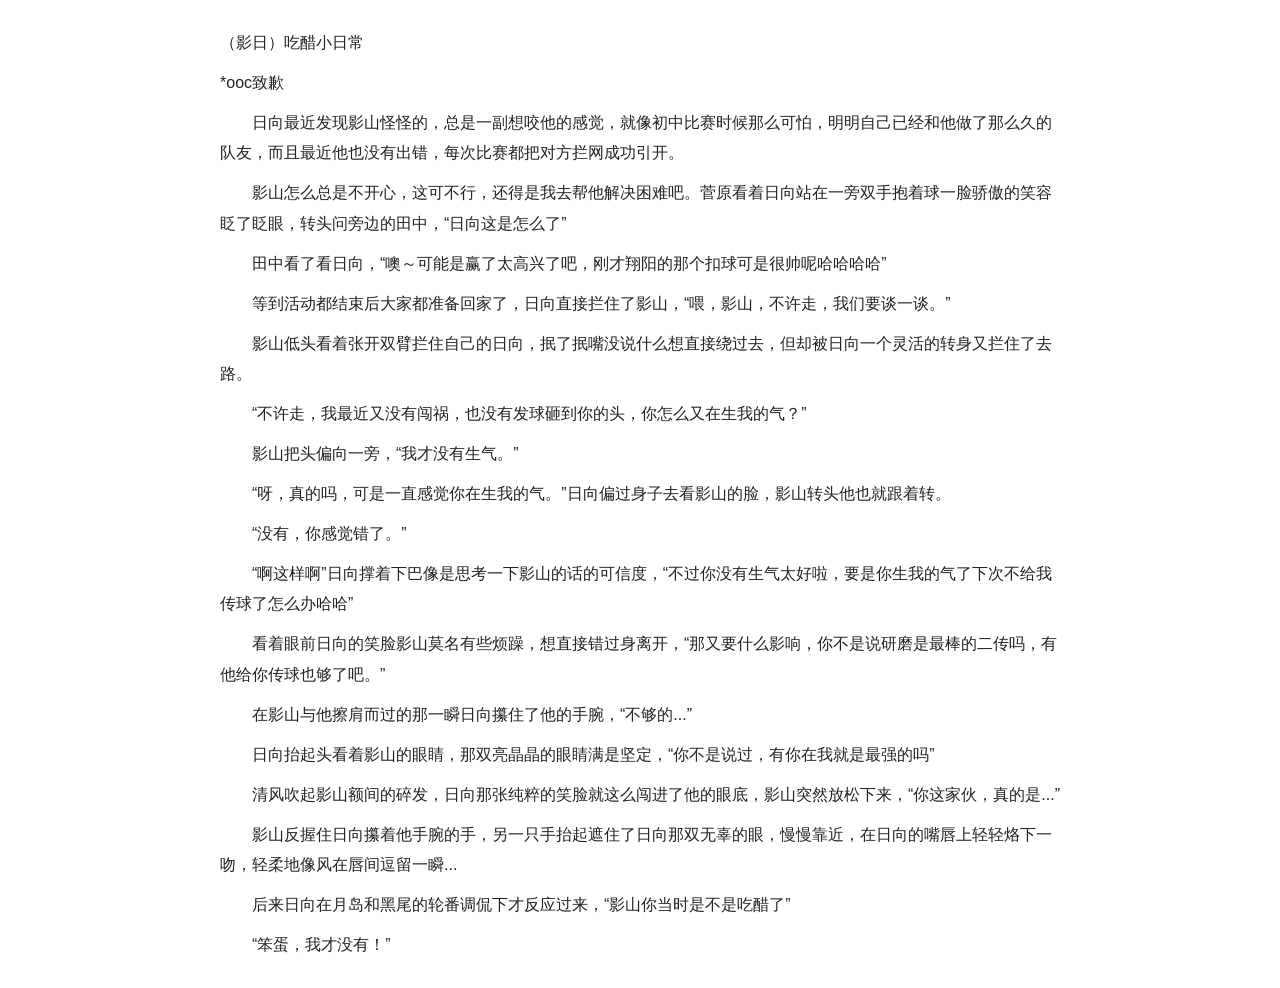
<file: assets/html/（影日）吃醋小日常.html>
<!DOCTYPE html><html lang="zh-CN"><head><meta charset="utf-8"><meta name="viewport" content="width=device-width,initial-scale=1"><title>（影日）吃醋小日常</title><style>body{font-family:"Microsoft YaHei","PingFang SC",sans-serif;max-width:840px;margin:28px auto;padding:0 22px;line-height:1.9;color:#222;background:#fff;}table{border-collapse:collapse;width:100%;margin:14px 0;font-size:0.95em;}td{border:1px solid #ccc;padding:8px 10px;vertical-align:top;text-align:left;}p{margin:0.6em 0;}img{max-width:100%;height:auto;}</style></head><body><p>（影日）吃醋小日常</p>
<p>*ooc致歉</p>
<p>  日向最近发现影山怪怪的，总是一副想咬他的感觉，就像初中比赛时候那么可怕，明明自己已经和他做了那么久的队友，而且最近他也没有出错，每次比赛都把对方拦网成功引开。</p>
<p>  影山怎么总是不开心，这可不行，还得是我去帮他解决困难吧。菅原看着日向站在一旁双手抱着球一脸骄傲的笑容眨了眨眼，转头问旁边的田中，“日向这是怎么了”</p>
<p>  田中看了看日向，“噢～可能是赢了太高兴了吧，刚才翔阳的那个扣球可是很帅呢哈哈哈哈”</p>
<p>  等到活动都结束后大家都准备回家了，日向直接拦住了影山，“喂，影山，不许走，我们要谈一谈。”</p>
<p>  影山低头看着张开双臂拦住自己的日向，抿了抿嘴没说什么想直接绕过去，但却被日向一个灵活的转身又拦住了去路。</p>
<p>  “不许走，我最近又没有闯祸，也没有发球砸到你的头，你怎么又在生我的气？”</p>
<p>  影山把头偏向一旁，“我才没有生气。”</p>
<p>  “呀，真的吗，可是一直感觉你在生我的气。”日向偏过身子去看影山的脸，影山转头他也就跟着转。</p>
<p>  “没有，你感觉错了。”</p>
<p>  “啊这样啊”日向撑着下巴像是思考一下影山的话的可信度，“不过你没有生气太好啦，要是你生我的气了下次不给我传球了怎么办哈哈”</p>
<p>  看着眼前日向的笑脸影山莫名有些烦躁，想直接错过身离开，“那又要什么影响，你不是说研磨是最棒的二传吗，有他给你传球也够了吧。”</p>
<p>  在影山与他擦肩而过的那一瞬日向攥住了他的手腕，“不够的...”</p>
<p>  日向抬起头看着影山的眼睛，那双亮晶晶的眼睛满是坚定，“你不是说过，有你在我就是最强的吗”</p>
<p>  清风吹起影山额间的碎发，日向那张纯粹的笑脸就这么闯进了他的眼底，影山突然放松下来，“你这家伙，真的是...”</p>
<p>  影山反握住日向攥着他手腕的手，另一只手抬起遮住了日向那双无辜的眼，慢慢靠近，在日向的嘴唇上轻轻烙下一吻，轻柔地像风在唇间逗留一瞬...</p>
<p>  后来日向在月岛和黑尾的轮番调侃下才反应过来，“影山你当时是不是吃醋了”</p>
<p>  “笨蛋，我才没有！”</p></body></html>
</file>
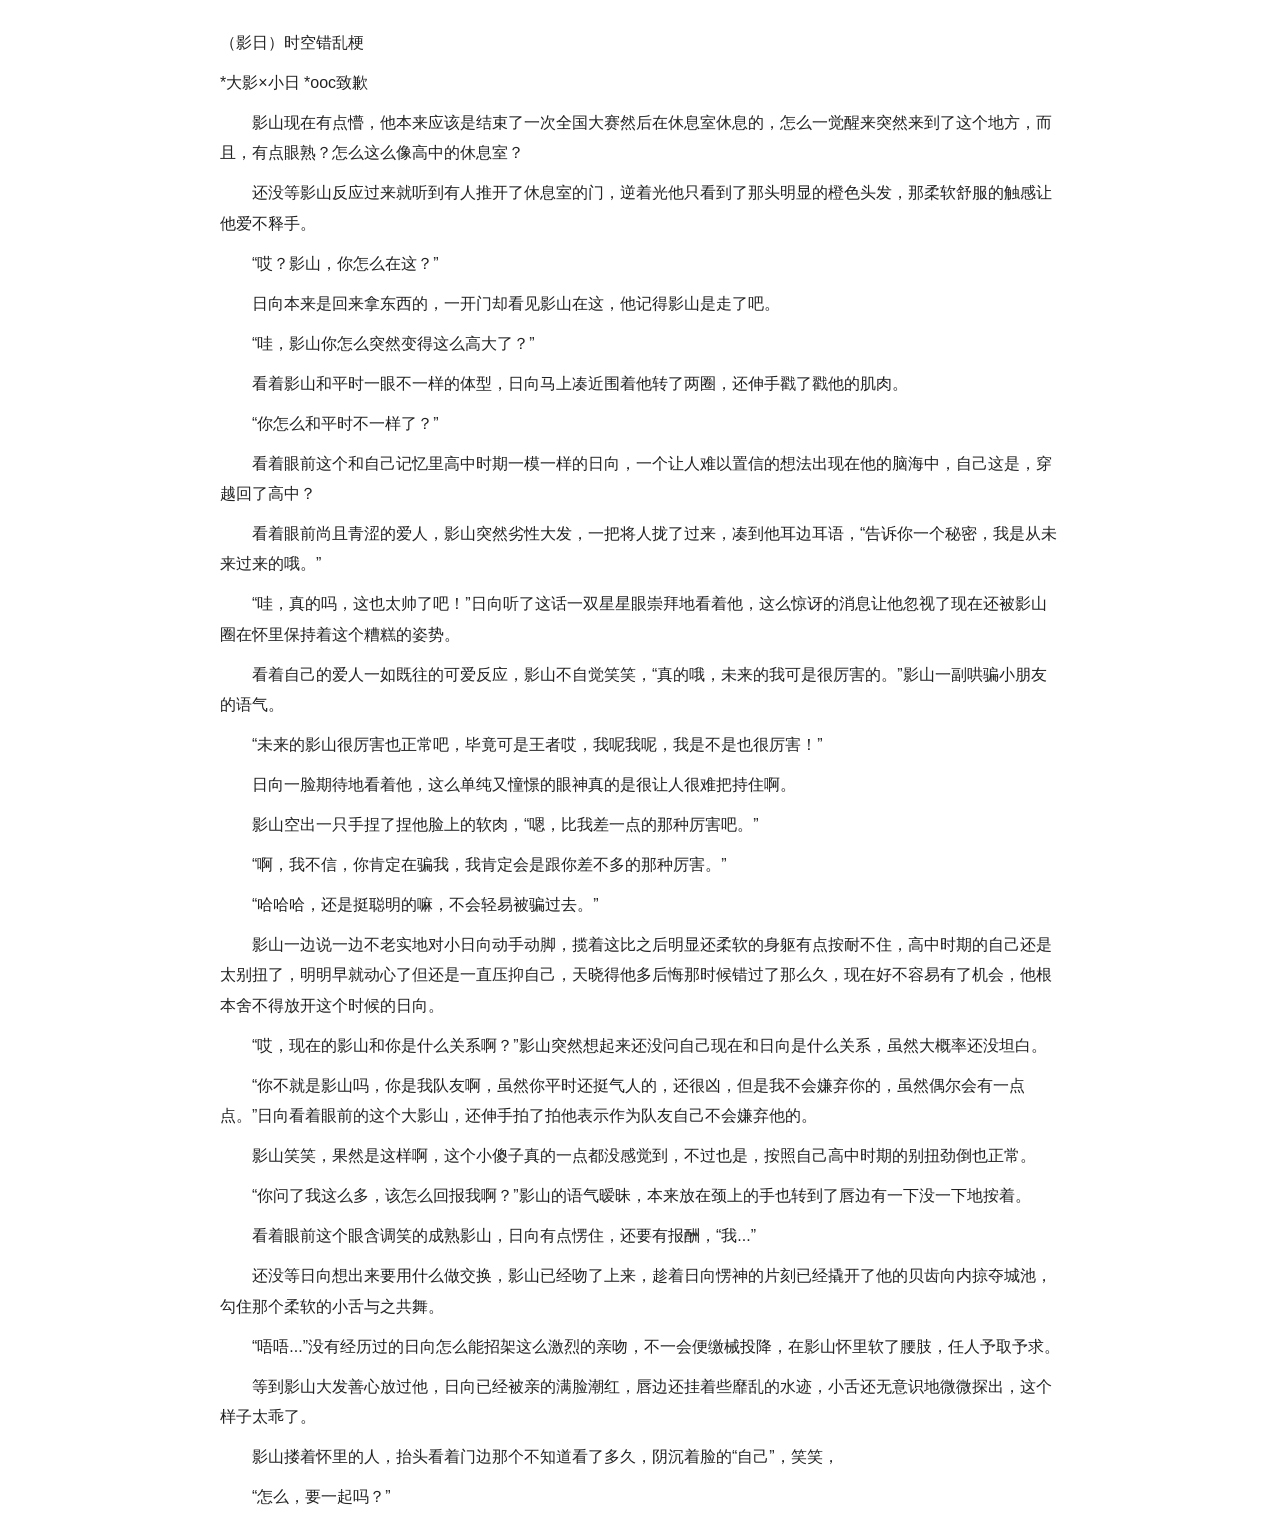
<file: assets/html/（影日）时空错乱梗.html>
<!DOCTYPE html><html lang="zh-CN"><head><meta charset="utf-8"><meta name="viewport" content="width=device-width,initial-scale=1"><title>（影日）时空错乱梗</title><style>body{font-family:"Microsoft YaHei","PingFang SC",sans-serif;max-width:840px;margin:28px auto;padding:0 22px;line-height:1.9;color:#222;background:#fff;}table{border-collapse:collapse;width:100%;margin:14px 0;font-size:0.95em;}td{border:1px solid #ccc;padding:8px 10px;vertical-align:top;text-align:left;}p{margin:0.6em 0;}img{max-width:100%;height:auto;}</style></head><body><p>（影日）时空错乱梗</p>
<p>*大影×小日  *ooc致歉</p>
<p>  影山现在有点懵，他本来应该是结束了一次全国大赛然后在休息室休息的，怎么一觉醒来突然来到了这个地方，而且，有点眼熟？怎么这么像高中的休息室？</p>
<p>  还没等影山反应过来就听到有人推开了休息室的门，逆着光他只看到了那头明显的橙色头发，那柔软舒服的触感让他爱不释手。</p>
<p>  “哎？影山，你怎么在这？”</p>
<p>  日向本来是回来拿东西的，一开门却看见影山在这，他记得影山是走了吧。</p>
<p>  “哇，影山你怎么突然变得这么高大了？”</p>
<p>  看着影山和平时一眼不一样的体型，日向马上凑近围着他转了两圈，还伸手戳了戳他的肌肉。</p>
<p>  “你怎么和平时不一样了？”</p>
<p>  看着眼前这个和自己记忆里高中时期一模一样的日向，一个让人难以置信的想法出现在他的脑海中，自己这是，穿越回了高中？</p>
<p>  看着眼前尚且青涩的爱人，影山突然劣性大发，一把将人拢了过来，凑到他耳边耳语，“告诉你一个秘密，我是从未来过来的哦。”</p>
<p>  “哇，真的吗，这也太帅了吧！”日向听了这话一双星星眼崇拜地看着他，这么惊讶的消息让他忽视了现在还被影山圈在怀里保持着这个糟糕的姿势。</p>
<p>  看着自己的爱人一如既往的可爱反应，影山不自觉笑笑，“真的哦，未来的我可是很厉害的。”影山一副哄骗小朋友的语气。</p>
<p>  “未来的影山很厉害也正常吧，毕竟可是王者哎，我呢我呢，我是不是也很厉害！”</p>
<p>  日向一脸期待地看着他，这么单纯又憧憬的眼神真的是很让人很难把持住啊。</p>
<p>  影山空出一只手捏了捏他脸上的软肉，“嗯，比我差一点的那种厉害吧。”</p>
<p>  “啊，我不信，你肯定在骗我，我肯定会是跟你差不多的那种厉害。”</p>
<p>  “哈哈哈，还是挺聪明的嘛，不会轻易被骗过去。”</p>
<p>  影山一边说一边不老实地对小日向动手动脚，揽着这比之后明显还柔软的身躯有点按耐不住，高中时期的自己还是太别扭了，明明早就动心了但还是一直压抑自己，天晓得他多后悔那时候错过了那么久，现在好不容易有了机会，他根本舍不得放开这个时候的日向。</p>
<p>  “哎，现在的影山和你是什么关系啊？”影山突然想起来还没问自己现在和日向是什么关系，虽然大概率还没坦白。</p>
<p>  “你不就是影山吗，你是我队友啊，虽然你平时还挺气人的，还很凶，但是我不会嫌弃你的，虽然偶尔会有一点点。”日向看着眼前的这个大影山，还伸手拍了拍他表示作为队友自己不会嫌弃他的。</p>
<p>  影山笑笑，果然是这样啊，这个小傻子真的一点都没感觉到，不过也是，按照自己高中时期的别扭劲倒也正常。</p>
<p>  “你问了我这么多，该怎么回报我啊？”影山的语气暧昧，本来放在颈上的手也转到了唇边有一下没一下地按着。</p>
<p>  看着眼前这个眼含调笑的成熟影山，日向有点愣住，还要有报酬，“我...”</p>
<p>  还没等日向想出来要用什么做交换，影山已经吻了上来，趁着日向愣神的片刻已经撬开了他的贝齿向内掠夺城池，勾住那个柔软的小舌与之共舞。</p>
<p>  “唔唔...”没有经历过的日向怎么能招架这么激烈的亲吻，不一会便缴械投降，在影山怀里软了腰肢，任人予取予求。</p>
<p>  等到影山大发善心放过他，日向已经被亲的满脸潮红，唇边还挂着些靡乱的水迹，小舌还无意识地微微探出，这个样子太乖了。</p>
<p>  影山搂着怀里的人，抬头看着门边那个不知道看了多久，阴沉着脸的“自己”，笑笑，</p>
<p>  “怎么，要一起吗？”</p></body></html>
</file>
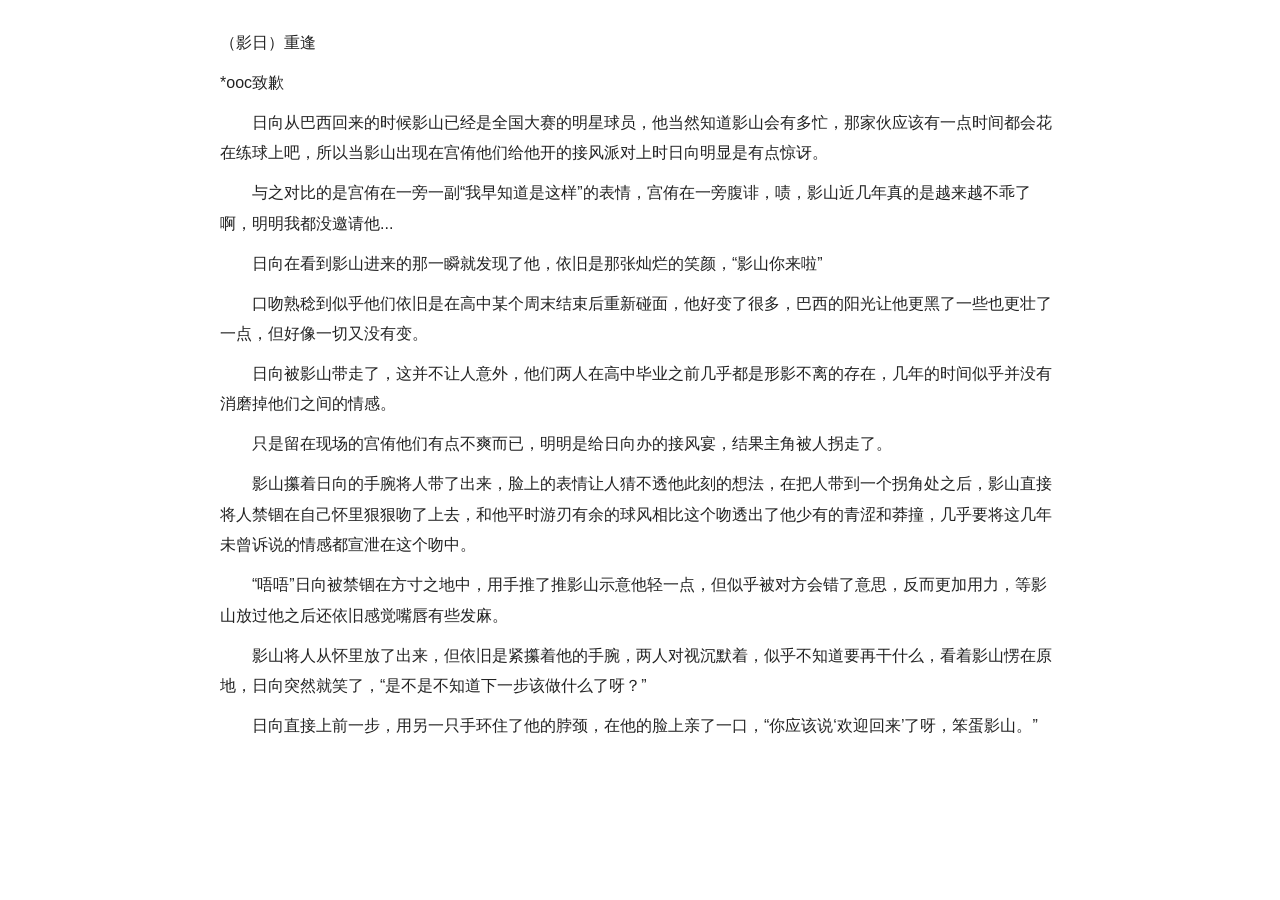
<file: assets/html/（影日）重逢.html>
<!DOCTYPE html><html lang="zh-CN"><head><meta charset="utf-8"><meta name="viewport" content="width=device-width,initial-scale=1"><title>（影日）重逢</title><style>body{font-family:"Microsoft YaHei","PingFang SC",sans-serif;max-width:840px;margin:28px auto;padding:0 22px;line-height:1.9;color:#222;background:#fff;}table{border-collapse:collapse;width:100%;margin:14px 0;font-size:0.95em;}td{border:1px solid #ccc;padding:8px 10px;vertical-align:top;text-align:left;}p{margin:0.6em 0;}img{max-width:100%;height:auto;}</style></head><body><p>（影日）重逢</p>
<p>*ooc致歉</p>
<p>  日向从巴西回来的时候影山已经是全国大赛的明星球员，他当然知道影山会有多忙，那家伙应该有一点时间都会花在练球上吧，所以当影山出现在宫侑他们给他开的接风派对上时日向明显是有点惊讶。</p>
<p>  与之对比的是宫侑在一旁一副“我早知道是这样”的表情，宫侑在一旁腹诽，啧，影山近几年真的是越来越不乖了啊，明明我都没邀请他...</p>
<p>  日向在看到影山进来的那一瞬就发现了他，依旧是那张灿烂的笑颜，“影山你来啦”</p>
<p>  口吻熟稔到似乎他们依旧是在高中某个周末结束后重新碰面，他好变了很多，巴西的阳光让他更黑了一些也更壮了一点，但好像一切又没有变。</p>
<p>  日向被影山带走了，这并不让人意外，他们两人在高中毕业之前几乎都是形影不离的存在，几年的时间似乎并没有消磨掉他们之间的情感。</p>
<p>  只是留在现场的宫侑他们有点不爽而已，明明是给日向办的接风宴，结果主角被人拐走了。</p>
<p>  影山攥着日向的手腕将人带了出来，脸上的表情让人猜不透他此刻的想法，在把人带到一个拐角处之后，影山直接将人禁锢在自己怀里狠狠吻了上去，和他平时游刃有余的球风相比这个吻透出了他少有的青涩和莽撞，几乎要将这几年未曾诉说的情感都宣泄在这个吻中。</p>
<p>  “唔唔”日向被禁锢在方寸之地中，用手推了推影山示意他轻一点，但似乎被对方会错了意思，反而更加用力，等影山放过他之后还依旧感觉嘴唇有些发麻。</p>
<p>  影山将人从怀里放了出来，但依旧是紧攥着他的手腕，两人对视沉默着，似乎不知道要再干什么，看着影山愣在原地，日向突然就笑了，“是不是不知道下一步该做什么了呀？”</p>
<p>  日向直接上前一步，用另一只手环住了他的脖颈，在他的脸上亲了一口，“你应该说‘欢迎回来’了呀，笨蛋影山。”</p></body></html>
</file>
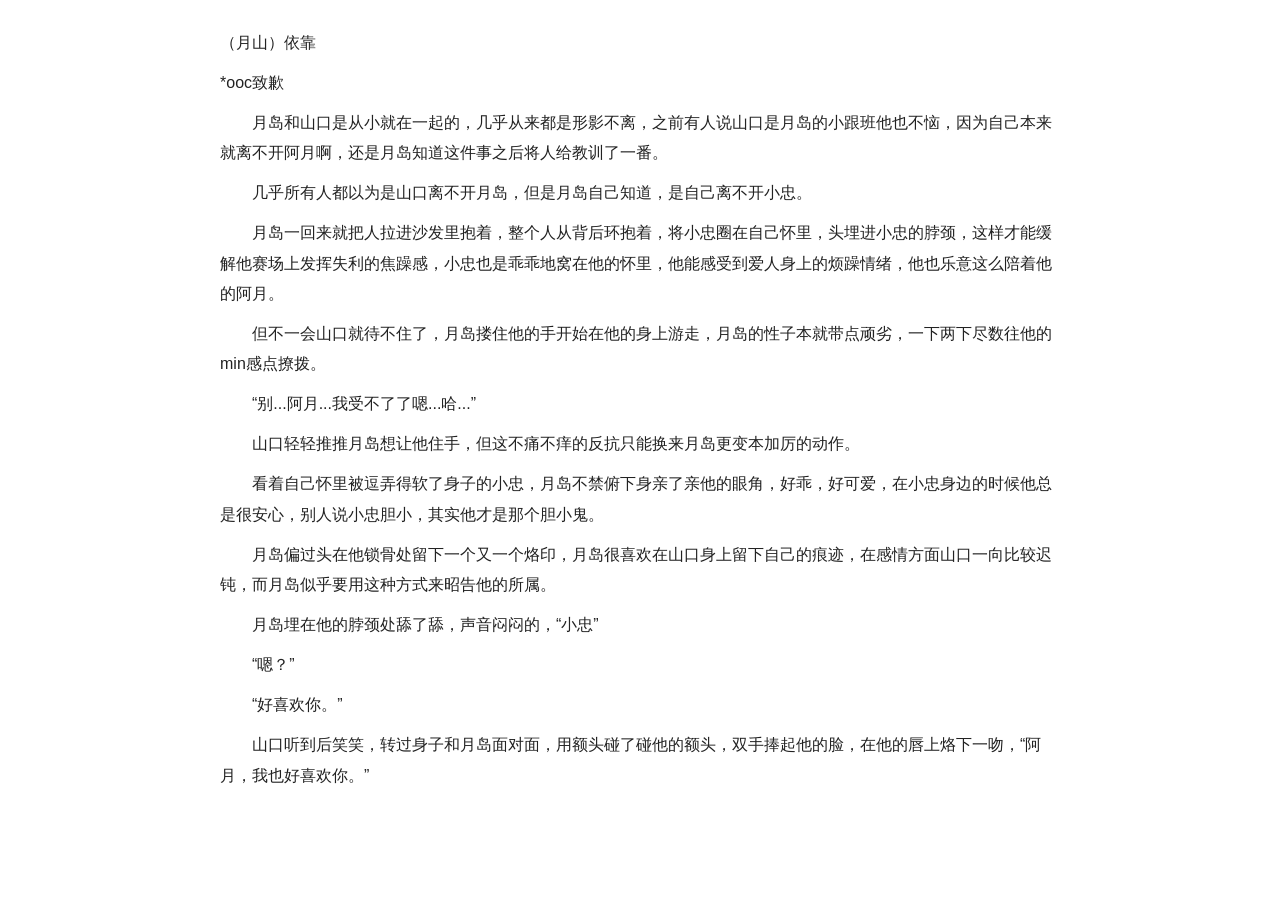
<file: assets/html/（月山）依靠.html>
<!DOCTYPE html><html lang="zh-CN"><head><meta charset="utf-8"><meta name="viewport" content="width=device-width,initial-scale=1"><title>（月山）依靠</title><style>body{font-family:"Microsoft YaHei","PingFang SC",sans-serif;max-width:840px;margin:28px auto;padding:0 22px;line-height:1.9;color:#222;background:#fff;}table{border-collapse:collapse;width:100%;margin:14px 0;font-size:0.95em;}td{border:1px solid #ccc;padding:8px 10px;vertical-align:top;text-align:left;}p{margin:0.6em 0;}img{max-width:100%;height:auto;}</style></head><body><p>（月山）依靠</p>
<p>*ooc致歉</p>
<p>  月岛和山口是从小就在一起的，几乎从来都是形影不离，之前有人说山口是月岛的小跟班他也不恼，因为自己本来就离不开阿月啊，还是月岛知道这件事之后将人给教训了一番。</p>
<p>  几乎所有人都以为是山口离不开月岛，但是月岛自己知道，是自己离不开小忠。</p>
<p>  月岛一回来就把人拉进沙发里抱着，整个人从背后环抱着，将小忠圈在自己怀里，头埋进小忠的脖颈，这样才能缓解他赛场上发挥失利的焦躁感，小忠也是乖乖地窝在他的怀里，他能感受到爱人身上的烦躁情绪，他也乐意这么陪着他的阿月。</p>
<p>  但不一会山口就待不住了，月岛搂住他的手开始在他的身上游走，月岛的性子本就带点顽劣，一下两下尽数往他的min感点撩拨。</p>
<p>  “别...阿月...我受不了了嗯...哈...”</p>
<p>  山口轻轻推推月岛想让他住手，但这不痛不痒的反抗只能换来月岛更变本加厉的动作。</p>
<p>  看着自己怀里被逗弄得软了身子的小忠，月岛不禁俯下身亲了亲他的眼角，好乖，好可爱，在小忠身边的时候他总是很安心，别人说小忠胆小，其实他才是那个胆小鬼。</p>
<p>  月岛偏过头在他锁骨处留下一个又一个烙印，月岛很喜欢在山口身上留下自己的痕迹，在感情方面山口一向比较迟钝，而月岛似乎要用这种方式来昭告他的所属。</p>
<p>  月岛埋在他的脖颈处舔了舔，声音闷闷的，“小忠”</p>
<p>  “嗯？”</p>
<p>  “好喜欢你。”</p>
<p>  山口听到后笑笑，转过身子和月岛面对面，用额头碰了碰他的额头，双手捧起他的脸，在他的唇上烙下一吻，“阿月，我也好喜欢你。”</p></body></html>
</file>
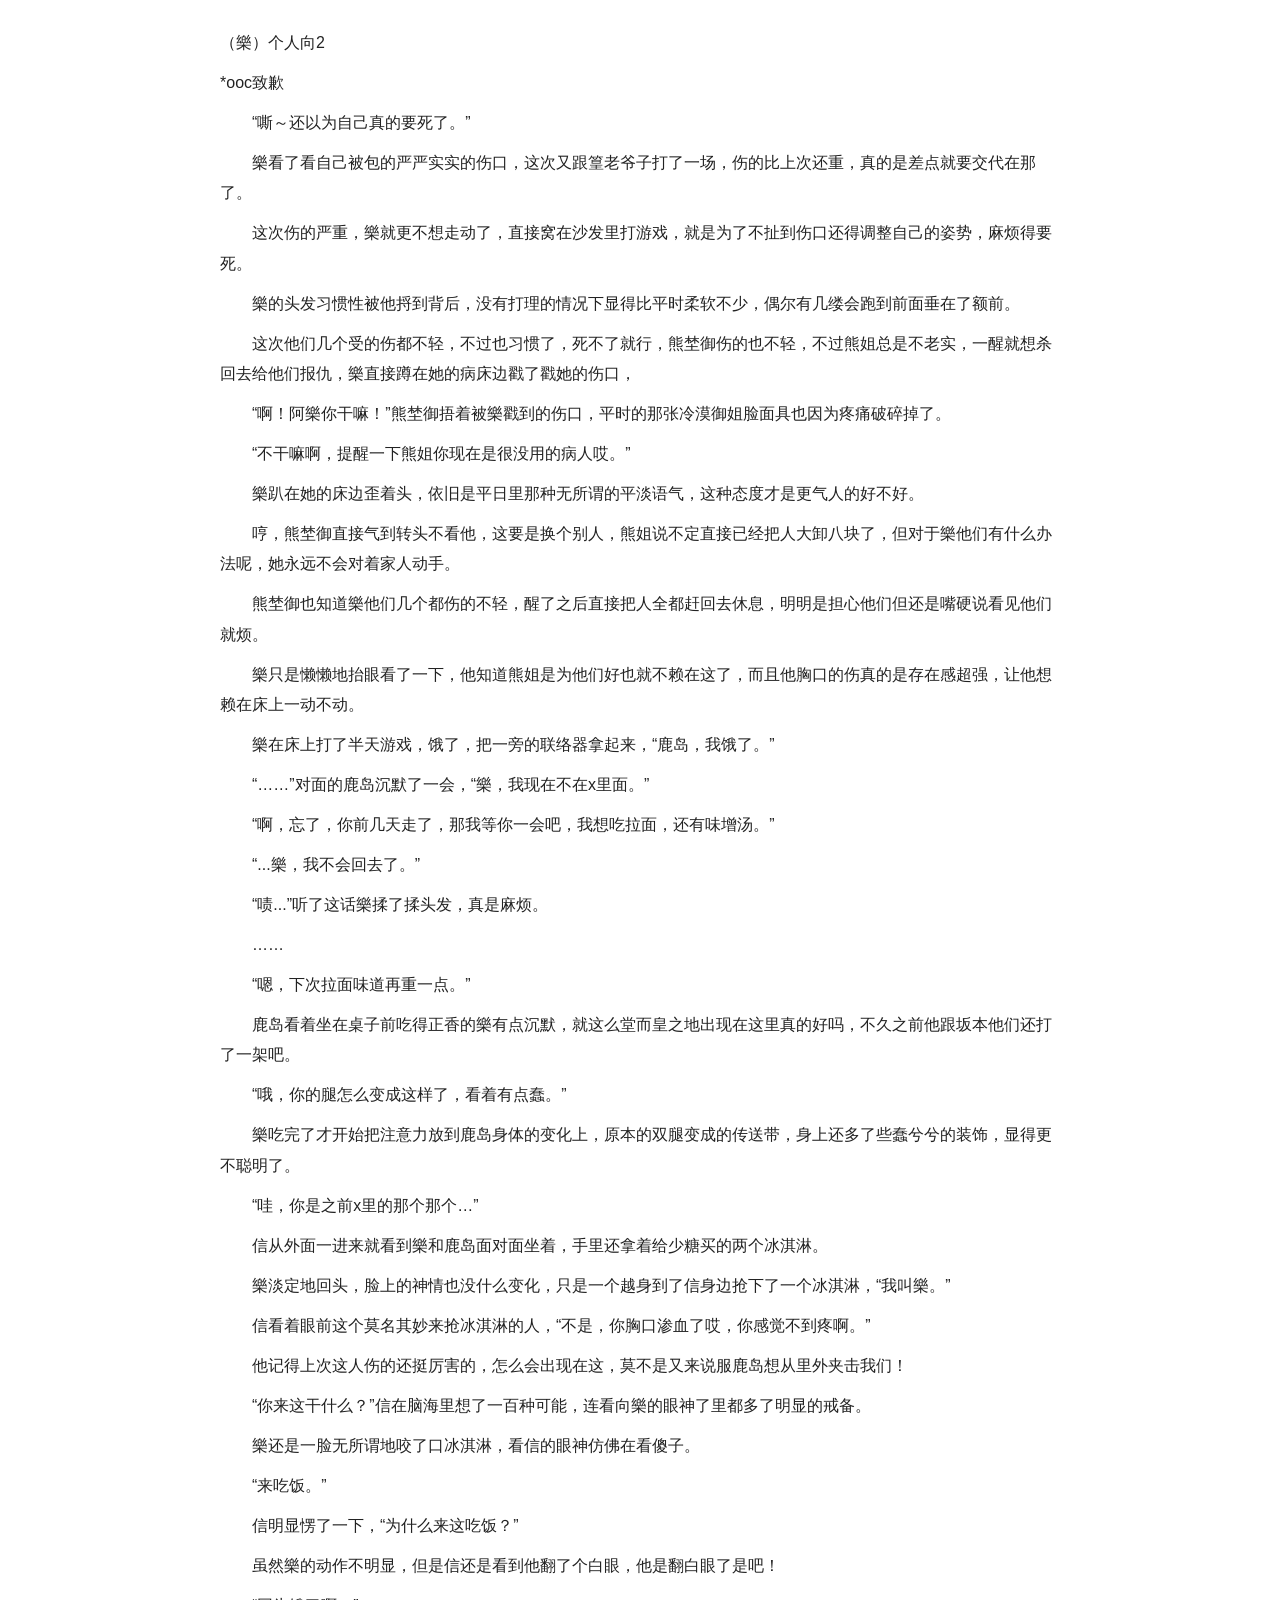
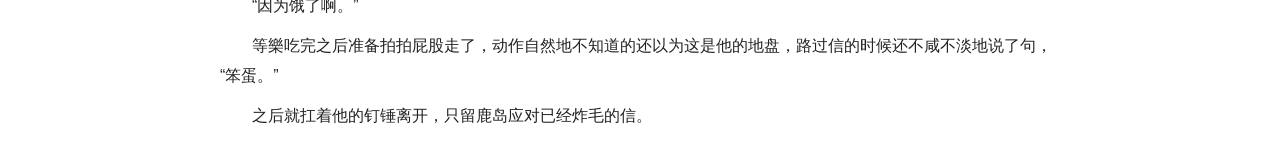
<file: assets/html/（樂）个人向2.html>
<!DOCTYPE html><html lang="zh-CN"><head><meta charset="utf-8"><meta name="viewport" content="width=device-width,initial-scale=1"><title>（樂）个人向2</title><style>body{font-family:"Microsoft YaHei","PingFang SC",sans-serif;max-width:840px;margin:28px auto;padding:0 22px;line-height:1.9;color:#222;background:#fff;}table{border-collapse:collapse;width:100%;margin:14px 0;font-size:0.95em;}td{border:1px solid #ccc;padding:8px 10px;vertical-align:top;text-align:left;}p{margin:0.6em 0;}img{max-width:100%;height:auto;}</style></head><body><p>（樂）个人向2</p>
<p>*ooc致歉</p>
<p>  “嘶～还以为自己真的要死了。”</p>
<p>  樂看了看自己被包的严严实实的伤口，这次又跟篁老爷子打了一场，伤的比上次还重，真的是差点就要交代在那了。</p>
<p>  这次伤的严重，樂就更不想走动了，直接窝在沙发里打游戏，就是为了不扯到伤口还得调整自己的姿势，麻烦得要死。</p>
<p>  樂的头发习惯性被他捋到背后，没有打理的情况下显得比平时柔软不少，偶尔有几缕会跑到前面垂在了额前。</p>
<p>  这次他们几个受的伤都不轻，不过也习惯了，死不了就行，熊埜御伤的也不轻，不过熊姐总是不老实，一醒就想杀回去给他们报仇，樂直接蹲在她的病床边戳了戳她的伤口，</p>
<p>  “啊！阿樂你干嘛！”熊埜御捂着被樂戳到的伤口，平时的那张冷漠御姐脸面具也因为疼痛破碎掉了。</p>
<p>  “不干嘛啊，提醒一下熊姐你现在是很没用的病人哎。”</p>
<p>  樂趴在她的床边歪着头，依旧是平日里那种无所谓的平淡语气，这种态度才是更气人的好不好。</p>
<p>  哼，熊埜御直接气到转头不看他，这要是换个别人，熊姐说不定直接已经把人大卸八块了，但对于樂他们有什么办法呢，她永远不会对着家人动手。</p>
<p>  熊埜御也知道樂他们几个都伤的不轻，醒了之后直接把人全都赶回去休息，明明是担心他们但还是嘴硬说看见他们就烦。</p>
<p>  樂只是懒懒地抬眼看了一下，他知道熊姐是为他们好也就不赖在这了，而且他胸口的伤真的是存在感超强，让他想赖在床上一动不动。</p>
<p>  樂在床上打了半天游戏，饿了，把一旁的联络器拿起来，“鹿岛，我饿了。”</p>
<p>  “……”对面的鹿岛沉默了一会，“樂，我现在不在x里面。”</p>
<p>  “啊，忘了，你前几天走了，那我等你一会吧，我想吃拉面，还有味增汤。”</p>
<p>  “...樂，我不会回去了。”</p>
<p>  “啧...”听了这话樂揉了揉头发，真是麻烦。</p>
<p>  ……</p>
<p>  “嗯，下次拉面味道再重一点。”</p>
<p>  鹿岛看着坐在桌子前吃得正香的樂有点沉默，就这么堂而皇之地出现在这里真的好吗，不久之前他跟坂本他们还打了一架吧。</p>
<p>  “哦，你的腿怎么变成这样了，看着有点蠢。”</p>
<p>  樂吃完了才开始把注意力放到鹿岛身体的变化上，原本的双腿变成的传送带，身上还多了些蠢兮兮的装饰，显得更不聪明了。</p>
<p>  “哇，你是之前x里的那个那个…”</p>
<p>  信从外面一进来就看到樂和鹿岛面对面坐着，手里还拿着给少糖买的两个冰淇淋。</p>
<p>  樂淡定地回头，脸上的神情也没什么变化，只是一个越身到了信身边抢下了一个冰淇淋，“我叫樂。”</p>
<p>  信看着眼前这个莫名其妙来抢冰淇淋的人，“不是，你胸口渗血了哎，你感觉不到疼啊。”</p>
<p>  他记得上次这人伤的还挺厉害的，怎么会出现在这，莫不是又来说服鹿岛想从里外夹击我们！</p>
<p>  “你来这干什么？”信在脑海里想了一百种可能，连看向樂的眼神了里都多了明显的戒备。</p>
<p>  樂还是一脸无所谓地咬了口冰淇淋，看信的眼神仿佛在看傻子。</p>
<p>  “来吃饭。”</p>
<p>  信明显愣了一下，“为什么来这吃饭？”</p>
<p>  虽然樂的动作不明显，但是信还是看到他翻了个白眼，他是翻白眼了是吧！</p>
<p>  “因为饿了啊。”</p>
<p>  等樂吃完之后准备拍拍屁股走了，动作自然地不知道的还以为这是他的地盘，路过信的时候还不咸不淡地说了句，“笨蛋。”</p>
<p>  之后就扛着他的钉锤离开，只留鹿岛应对已经炸毛的信。</p></body></html>
</file>
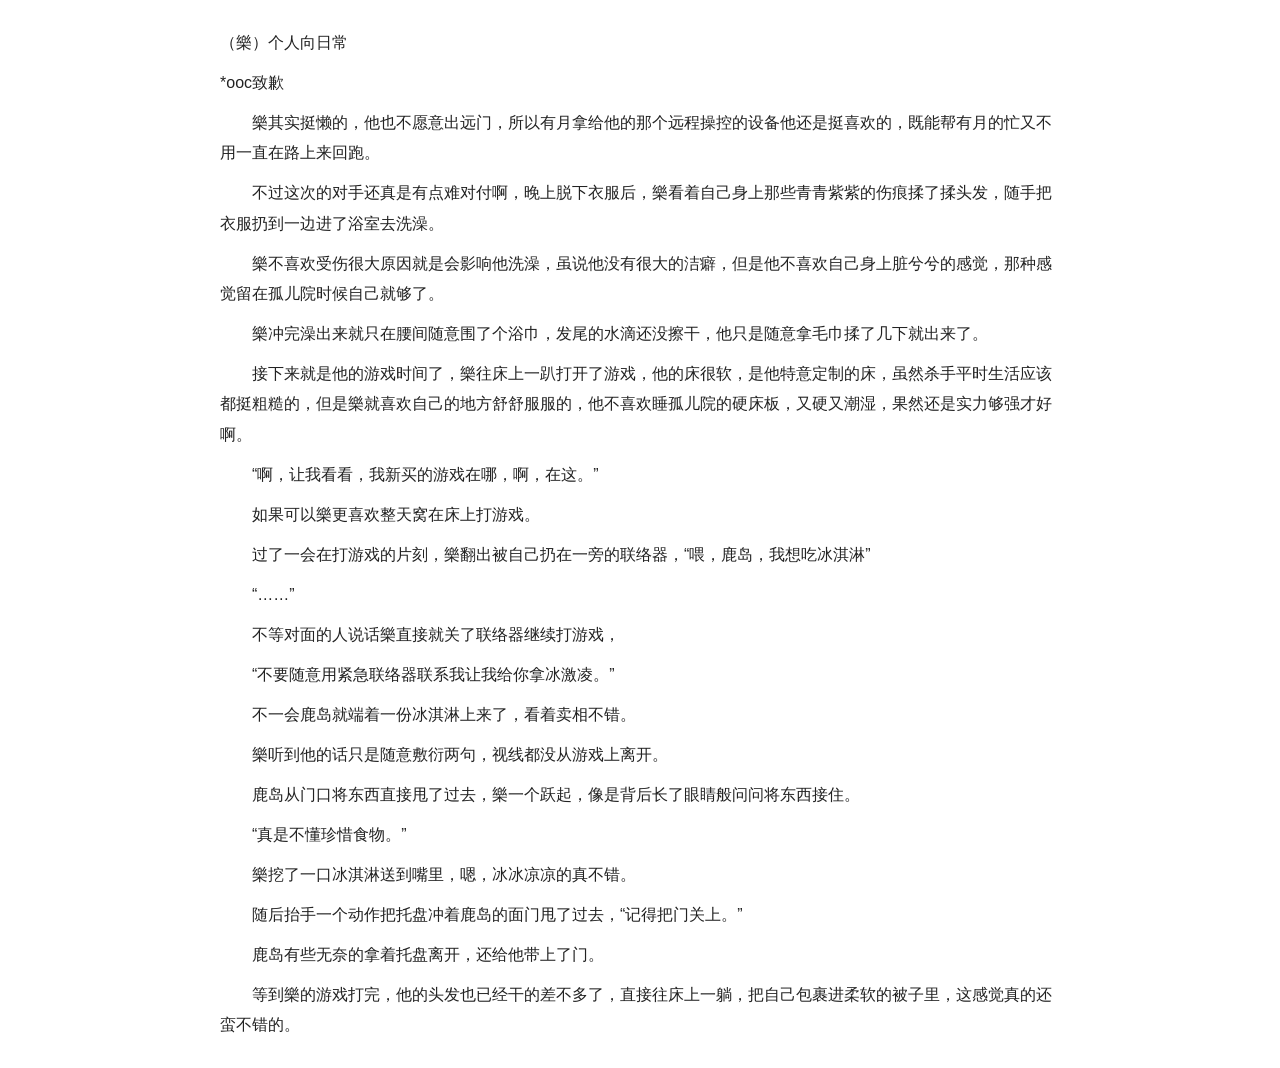
<file: assets/html/（樂）个人向日常.html>
<!DOCTYPE html><html lang="zh-CN"><head><meta charset="utf-8"><meta name="viewport" content="width=device-width,initial-scale=1"><title>（樂）个人向日常</title><style>body{font-family:"Microsoft YaHei","PingFang SC",sans-serif;max-width:840px;margin:28px auto;padding:0 22px;line-height:1.9;color:#222;background:#fff;}table{border-collapse:collapse;width:100%;margin:14px 0;font-size:0.95em;}td{border:1px solid #ccc;padding:8px 10px;vertical-align:top;text-align:left;}p{margin:0.6em 0;}img{max-width:100%;height:auto;}</style></head><body><p>（樂）个人向日常</p>
<p>*ooc致歉</p>
<p>  樂其实挺懒的，他也不愿意出远门，所以有月拿给他的那个远程操控的设备他还是挺喜欢的，既能帮有月的忙又不用一直在路上来回跑。</p>
<p>  不过这次的对手还真是有点难对付啊，晚上脱下衣服后，樂看着自己身上那些青青紫紫的伤痕揉了揉头发，随手把衣服扔到一边进了浴室去洗澡。</p>
<p>  樂不喜欢受伤很大原因就是会影响他洗澡，虽说他没有很大的洁癖，但是他不喜欢自己身上脏兮兮的感觉，那种感觉留在孤儿院时候自己就够了。</p>
<p>  樂冲完澡出来就只在腰间随意围了个浴巾，发尾的水滴还没擦干，他只是随意拿毛巾揉了几下就出来了。</p>
<p>  接下来就是他的游戏时间了，樂往床上一趴打开了游戏，他的床很软，是他特意定制的床，虽然杀手平时生活应该都挺粗糙的，但是樂就喜欢自己的地方舒舒服服的，他不喜欢睡孤儿院的硬床板，又硬又潮湿，果然还是实力够强才好啊。</p>
<p>  “啊，让我看看，我新买的游戏在哪，啊，在这。”</p>
<p>  如果可以樂更喜欢整天窝在床上打游戏。</p>
<p>  过了一会在打游戏的片刻，樂翻出被自己扔在一旁的联络器，“喂，鹿岛，我想吃冰淇淋”</p>
<p>  “……”</p>
<p>  不等对面的人说话樂直接就关了联络器继续打游戏，</p>
<p>  “不要随意用紧急联络器联系我让我给你拿冰激凌。”</p>
<p>  不一会鹿岛就端着一份冰淇淋上来了，看着卖相不错。</p>
<p>  樂听到他的话只是随意敷衍两句，视线都没从游戏上离开。</p>
<p>  鹿岛从门口将东西直接甩了过去，樂一个跃起，像是背后长了眼睛般问问将东西接住。</p>
<p>  “真是不懂珍惜食物。”</p>
<p>  樂挖了一口冰淇淋送到嘴里，嗯，冰冰凉凉的真不错。</p>
<p>  随后抬手一个动作把托盘冲着鹿岛的面门甩了过去，“记得把门关上。”</p>
<p>  鹿岛有些无奈的拿着托盘离开，还给他带上了门。</p>
<p>  等到樂的游戏打完，他的头发也已经干的差不多了，直接往床上一躺，把自己包裹进柔软的被子里，这感觉真的还蛮不错的。</p></body></html>
</file>
<file: css/style.css>
/* =========================================================
   张凯丽 作品集 · 亮色专业版 (Bright / Professional)
   配色：白/浅灰底 + 靛紫强调色，大留白，完整响应式
   ========================================================= */

:root {
  --bg: #ffffff;
  --bg-alt: #f6f7fb;
  --surface: #ffffff;
  --text: #1f2430;
  --text-soft: #41485a;
  --muted: #707892;
  --text-secondary: #707892;
  --border: #e8ebf2;
  --border-soft: #f0f2f7;
  --accent: #4f46e5;
  --accent-2: #7c3aed;
  --accent-soft: #eef0fe;
  --accent-deep: #4338ca;
  --radius: 16px;
  --radius-sm: 10px;
  --shadow: 0 10px 30px rgba(23, 28, 51, 0.06);
  --shadow-lg: 0 24px 60px rgba(23, 28, 51, 0.12);
  --shadow-card: 0 8px 24px rgba(23, 28, 51, 0.07);
  --maxw: 1140px;
  --nav-h: 68px;
  --font: -apple-system, BlinkMacSystemFont, "Segoe UI", "PingFang SC",
    "Hiragino Sans GB", "Microsoft YaHei", "Noto Sans SC", sans-serif;
}

* { margin: 0; padding: 0; box-sizing: border-box; }

html { scroll-behavior: smooth; }

body {
  font-family: var(--font);
  background: var(--bg);
  color: var(--text);
  line-height: 1.7;
  -webkit-font-smoothing: antialiased;
  overflow-x: hidden;
}

a { color: inherit; text-decoration: none; }
img, video { max-width: 100%; display: block; }
ul { list-style: none; }

/* ===================== Navigation ===================== */
.nav {
  position: fixed;
  top: 0; left: 0; right: 0;
  height: var(--nav-h);
  z-index: 100;
  background: rgba(255, 255, 255, 0.78);
  backdrop-filter: saturate(180%) blur(14px);
  -webkit-backdrop-filter: saturate(180%) blur(14px);
  border-bottom: 1px solid transparent;
  transition: box-shadow .3s ease, border-color .3s ease;
}
.nav.scrolled { box-shadow: 0 6px 24px rgba(23, 28, 51, 0.08); border-color: var(--border-soft); }
.nav-inner {
  max-width: var(--maxw);
  height: 100%;
  margin: 0 auto;
  padding: 0 24px;
  display: flex;
  align-items: center;
  justify-content: space-between;
}
.nav-logo {
  font-weight: 800;
  font-size: 1.25rem;
  letter-spacing: .5px;
  color: var(--text);
}
.nav-logo span { color: var(--accent); }
.nav-links { display: flex; gap: 30px; }
.nav-links a {
  font-size: .95rem;
  font-weight: 500;
  color: var(--text-soft);
  position: relative;
  padding: 6px 0;
  transition: color .25s ease;
}
.nav-links a::after {
  content: "";
  position: absolute;
  left: 0; bottom: 0;
  width: 0; height: 2px;
  background: linear-gradient(90deg, var(--accent), var(--accent-2));
  transition: width .3s ease;
}
.nav-links a:hover, .nav-links a.active { color: var(--accent); }
.nav-links a.active::after, .nav-links a:hover::after { width: 100%; }
.nav-toggle {
  display: none;
  flex-direction: column;
  gap: 5px;
  background: none;
  border: none;
  cursor: pointer;
  padding: 8px;
}
.nav-toggle span {
  width: 24px; height: 2px;
  background: var(--text);
  border-radius: 2px;
  transition: .3s;
}

/* ===================== Hero ===================== */
.hero {
  position: relative;
  min-height: 100vh;
  display: flex;
  align-items: center;
  padding: calc(var(--nav-h) + 40px) 24px 60px;
  background:
    radial-gradient(1200px 600px at 85% -10%, rgba(124, 58, 237, 0.10), transparent 60%),
    radial-gradient(900px 500px at 0% 110%, rgba(79, 70, 229, 0.08), transparent 55%),
    var(--bg);
}
.hero-inner {
  max-width: var(--maxw);
  margin: 0 auto;
  width: 100%;
  display: grid;
  grid-template-columns: 1.35fr 0.9fr;
  gap: 56px;
  align-items: center;
}
.hero-avatar {
  width: 84px; height: 84px;
  border-radius: 22px;
  background: linear-gradient(135deg, var(--accent), var(--accent-2));
  color: #fff;
  font-size: 2.1rem;
  font-weight: 800;
  display: flex; align-items: center; justify-content: center;
  box-shadow: var(--shadow-lg);
  margin-bottom: 22px;
}
.hero-eyebrow {
  display: inline-flex;
  align-items: center;
  gap: 8px;
  font-size: .85rem;
  font-weight: 600;
  color: var(--accent);
  background: var(--accent-soft);
  padding: 6px 14px;
  border-radius: 999px;
  margin-bottom: 18px;
}
.hero-eyebrow .dot {
  width: 7px; height: 7px; border-radius: 50%;
  background: var(--accent);
  box-shadow: 0 0 0 4px rgba(79, 70, 229, .18);
}
.hero-content h1 {
  font-size: clamp(2.2rem, 5vw, 3.4rem);
  line-height: 1.15;
  font-weight: 800;
  letter-spacing: -0.5px;
  margin-bottom: 14px;
}
.hero-content .highlight {
  background: linear-gradient(120deg, var(--accent), var(--accent-2));
  -webkit-background-clip: text;
  background-clip: text;
  color: transparent;
}
.subtitle {
  font-size: clamp(1.05rem, 2.2vw, 1.35rem);
  font-weight: 600;
  color: var(--text-soft);
  margin-bottom: 18px;
}
.tagline {
  font-size: 1.02rem;
  color: var(--muted);
  max-width: 540px;
  margin-bottom: 24px;
}
.hero-tags { display: flex; flex-wrap: wrap; gap: 10px; margin-bottom: 30px; }
.hero-tag {
  font-size: .85rem;
  padding: 8px 15px;
  border-radius: 999px;
  background: var(--surface);
  border: 1px solid var(--border);
  color: var(--text-soft);
  font-weight: 500;
  transition: .25s;
}
.hero-tag:hover {
  border-color: var(--accent);
  color: var(--accent);
  transform: translateY(-2px);
  box-shadow: var(--shadow-card);
}
.hero-cta { display: flex; flex-wrap: wrap; gap: 14px; }
.btn {
  display: inline-flex;
  align-items: center;
  justify-content: center;
  gap: 8px;
  padding: 13px 26px;
  border-radius: 999px;
  font-weight: 600;
  font-size: .95rem;
  cursor: pointer;
  transition: .28s ease;
  border: 1px solid transparent;
}
.btn-primary {
  color: #fff;
  background: linear-gradient(135deg, var(--accent), var(--accent-2));
  box-shadow: 0 12px 28px rgba(79, 70, 229, .28);
}
.btn-primary:hover {
  transform: translateY(-3px);
  box-shadow: 0 18px 38px rgba(79, 70, 229, .36);
}
.btn-ghost {
  color: var(--accent);
  background: var(--accent-soft);
}
.btn-ghost:hover { transform: translateY(-3px); background: #e4e7fe; }

.hero-card {
  background: var(--surface);
  border: 1px solid var(--border);
  border-radius: 20px;
  padding: 28px;
  box-shadow: var(--shadow-lg);
}
.hero-card-label {
  font-size: .8rem;
  font-weight: 700;
  letter-spacing: 1.5px;
  text-transform: uppercase;
  color: var(--muted);
  margin-bottom: 18px;
}
.hero-card-row {
  display: flex;
  align-items: baseline;
  gap: 16px;
  padding: 14px 0;
  border-bottom: 1px dashed var(--border);
}
.hero-card-row:last-child { border-bottom: none; }
.hero-card-num {
  font-size: 1.7rem;
  font-weight: 800;
  color: var(--accent);
  min-width: 92px;
}
.hero-card-num span { font-size: 1rem; color: var(--accent-2); }
.hero-card-text { font-size: .9rem; color: var(--text-soft); }

.hero-scroll {
  position: absolute;
  bottom: 26px; left: 50%;
  transform: translateX(-50%);
  font-size: .8rem;
  color: var(--muted);
  letter-spacing: 1px;
  animation: bob 2.2s ease-in-out infinite;
}
@keyframes bob { 0%,100% { transform: translate(-50%, 0); } 50% { transform: translate(-50%, 8px); } }

/* ===================== Sections ===================== */
.section { padding: 92px 24px; }
.section-alt { background: var(--bg-alt); }
.section-inner { max-width: var(--maxw); margin: 0 auto; }
.section-label {
  font-size: .8rem;
  font-weight: 700;
  letter-spacing: 2px;
  text-transform: uppercase;
  color: var(--accent);
  margin-bottom: 10px;
}
.section-title {
  font-size: clamp(1.7rem, 3.6vw, 2.4rem);
  font-weight: 800;
  letter-spacing: -0.5px;
  margin-bottom: 14px;
}
.section-desc {
  color: var(--muted);
  max-width: 620px;
  margin-bottom: 44px;
}

/* ===================== About ===================== */
.about-grid {
  display: grid;
  grid-template-columns: 1.5fr 1fr;
  gap: 40px;
  align-items: start;
}
.about-name {
  font-size: 1.5rem;
  font-weight: 800;
  margin-bottom: 4px;
}
.about-name span {
  font-size: .95rem;
  font-weight: 500;
  color: var(--muted);
  margin-left: 8px;
}
.about-school {
  color: var(--accent);
  font-weight: 600;
  font-size: .95rem;
  margin-bottom: 18px;
}
.about-text p { color: var(--text-soft); margin-bottom: 14px; }
.highlight-text {
  color: var(--accent-deep);
  font-weight: 700;
}
.skill-tags { display: flex; flex-wrap: wrap; gap: 10px; margin-top: 18px; }
.skill-tag {
  font-size: .82rem;
  padding: 7px 14px;
  background: var(--accent-soft);
  color: var(--accent-deep);
  border-radius: 8px;
  font-weight: 500;
}
.about-stats { display: grid; grid-template-columns: 1fr 1fr; gap: 16px; }
.stat-card {
  background: var(--surface);
  border: 1px solid var(--border);
  border-radius: var(--radius-sm);
  padding: 20px;
  box-shadow: var(--shadow-card);
  transition: .3s;
}
.stat-card:hover { transform: translateY(-4px); border-color: var(--accent); }
.stat-number {
  font-size: 1.7rem;
  font-weight: 800;
  color: var(--accent);
  line-height: 1.1;
  margin-bottom: 6px;
}
.stat-label { font-size: .82rem; color: var(--muted); }

/* ===================== Category Grid ===================== */
.category-grid {
  display: grid;
  grid-template-columns: repeat(4, 1fr);
  gap: 22px;
}
.category-card {
  position: relative;
  display: flex;
  flex-direction: column;
  background: var(--surface);
  border: 1px solid var(--border);
  border-radius: var(--radius);
  overflow: hidden;
  box-shadow: var(--shadow-card);
  transition: transform .32s ease, box-shadow .32s ease, border-color .32s ease;
}
.category-card:hover {
  transform: translateY(-8px);
  box-shadow: var(--shadow-lg);
  border-color: rgba(79, 70, 229, .4);
}
.category-card-thumb {
  width: 100%;
  height: 188px;
  object-fit: cover;
  background: var(--accent-soft);
}
.category-card-thumb.placeholder {
  display: flex;
  align-items: center;
  justify-content: center;
  font-size: 2.6rem;
  background: linear-gradient(135deg, var(--accent-soft), #f3e8ff);
  color: var(--accent);
}
.category-card-featured {
  position: absolute;
  left: 14px; top: 14px;
  background: rgba(255, 255, 255, .92);
  backdrop-filter: blur(6px);
  border-radius: 10px;
  padding: 10px 12px;
  box-shadow: var(--shadow);
  max-width: 78%;
}
.feat-label {
  font-size: .62rem;
  letter-spacing: 1.5px;
  font-weight: 700;
  color: var(--accent);
}
.feat-title { font-weight: 700; font-size: .92rem; margin: 2px 0; }
.feat-desc { font-size: .76rem; color: var(--muted); }
.category-card-body { padding: 18px 18px 22px; }
.cat-icon { font-size: 1.5rem; margin-bottom: 8px; }
.category-card-body h3 { font-size: 1.12rem; font-weight: 700; margin-bottom: 6px; }
.category-card-body p { font-size: .86rem; color: var(--muted); margin-bottom: 12px; }
.cat-count {
  font-size: .82rem;
  font-weight: 600;
  color: var(--accent);
}

/* ===================== Contact ===================== */
.contact { text-align: center; }
.contact .section-desc { margin-left: auto; margin-right: auto; }
.contact-links {
  display: flex;
  flex-wrap: wrap;
  gap: 14px;
  justify-content: center;
  margin-top: 8px;
}
.contact-link {
  display: inline-flex;
  align-items: center;
  gap: 10px;
  padding: 14px 24px;
  background: var(--surface);
  border: 1px solid var(--border);
  border-radius: 999px;
  font-weight: 600;
  color: var(--text-soft);
  box-shadow: var(--shadow-card);
  transition: .28s;
}
.contact-link:hover {
  transform: translateY(-3px);
  border-color: var(--accent);
  color: var(--accent);
  box-shadow: var(--shadow-lg);
}

/* ===================== Footer ===================== */
.footer {
  background: var(--text);
  color: #c9cde0;
  text-align: center;
  padding: 34px 24px;
  font-size: .85rem;
}

/* ===================== Back to top ===================== */
.to-top {
  position: fixed;
  right: 26px; bottom: 26px;
  width: 46px; height: 46px;
  border-radius: 50%;
  border: none;
  background: linear-gradient(135deg, var(--accent), var(--accent-2));
  color: #fff;
  font-size: 1.3rem;
  cursor: pointer;
  box-shadow: var(--shadow-lg);
  opacity: 0;
  visibility: hidden;
  transform: translateY(16px);
  transition: .35s;
  z-index: 90;
}
.to-top.show { opacity: 1; visibility: visible; transform: translateY(0); }
.to-top:hover { transform: translateY(-3px); }

/* ===================== Modal (Lightbox) ===================== */
.modal-overlay {
  position: fixed;
  inset: 0;
  background: rgba(15, 18, 30, .82);
  backdrop-filter: blur(6px);
  display: none;
  align-items: center;
  justify-content: center;
  z-index: 200;
  padding: 24px;
}
.modal-overlay.open { display: flex; }
.modal-content {
  position: relative;
  max-width: 960px;
  width: 100%;
  background: var(--surface);
  border-radius: var(--radius);
  overflow: hidden;
  box-shadow: var(--shadow-lg);
}
.modal-content img, .modal-content video { width: 100%; max-height: 78vh; object-fit: contain; background: #0f1222; }
.modal-close {
  position: absolute; top: 12px; right: 12px;
  width: 38px; height: 38px;
  border-radius: 50%;
  border: none;
  background: rgba(0,0,0,.5);
  color: #fff;
  font-size: 1.4rem;
  cursor: pointer;
  z-index: 5;
}
.modal-nav {
  position: absolute; top: 50%;
  transform: translateY(-50%);
  width: 42px; height: 42px;
  border-radius: 50%;
  border: none;
  background: rgba(0,0,0,.45);
  color: #fff;
  font-size: 1.2rem;
  cursor: pointer;
}
.modal-prev { left: 14px; }
.modal-next { right: 14px; }
.modal-info { padding: 16px 22px 20px; }
.modal-info h3 { font-size: 1.1rem; margin-bottom: 4px; }
.modal-info p { font-size: .88rem; color: var(--muted); }

/* ===================== Reveal animations ===================== */
.reveal, .reveal-up {
  opacity: 0;
  transform: translateY(26px);
  transition: opacity .7s cubic-bezier(.16, .84, .44, 1),
              transform .7s cubic-bezier(.16, .84, .44, 1);
  will-change: opacity, transform;
}
.reveal-up { transform: translateY(34px); }
.reveal.in, .reveal-up.in,
.reveal.visible, .reveal-up.visible { opacity: 1; transform: none; }

@media (prefers-reduced-motion: reduce) {
  .reveal, .reveal-up { opacity: 1 !important; transform: none !important; transition: none; }
  .hero-scroll { animation: none; }
  html { scroll-behavior: auto; }
}

/* ===================== Category Sub-Page (详情页) ===================== */
/* 返回主页按钮 */
.nav-back-btn {
  display: inline-flex;
  align-items: center;
  gap: 6px;
  padding: 8px 18px;
  border-radius: 999px;
  border: 1px solid var(--accent);
  color: var(--accent);
  font-size: .85rem;
  font-weight: 600;
  background: var(--accent-soft);
  cursor: pointer;
  transition: .28s ease;
}
.nav-back-btn:hover { background: var(--accent); color: #fff; transform: translateX(-2px); box-shadow: 0 10px 24px rgba(79,70,229,.28); }
.nav-back-btn .back-arrow { font-size: 1rem; transition: .25s ease; }
.nav-back-btn:hover .back-arrow { transform: translateX(-3px); }

/* 分类详情头部 */
.cat-header { margin-bottom: 44px; }
.cat-header .cat-icon { font-size: 2.6rem; margin-bottom: 12px; }
.cat-header h2 { font-size: clamp(1.8rem, 4vw, 2.6rem); font-weight: 800; letter-spacing: -.5px; margin-bottom: 8px; }
.cat-header p { color: var(--text-soft); font-size: 1rem; line-height: 1.8; max-width: 640px; }

/* 分组 */
.cat-group { margin-bottom: 44px; }
.cat-group-label {
  font-size: .85rem;
  letter-spacing: 2px;
  color: var(--accent);
  font-weight: 700;
  padding-bottom: 12px;
  border-bottom: 1px solid var(--border);
  margin-bottom: 22px;
}

/* 作品卡片网格 */
.cat-item-grid {
  display: grid;
  grid-template-columns: repeat(auto-fill, minmax(300px, 1fr));
  gap: 20px;
}
.cat-item-card {
  background: var(--surface);
  border: 1px solid var(--border);
  border-radius: var(--radius);
  overflow: hidden;
  cursor: pointer;
  transition: transform .3s ease, box-shadow .3s ease, border-color .3s ease;
}
.cat-item-card:hover { border-color: rgba(79,70,229,.4); transform: translateY(-4px); box-shadow: var(--shadow-lg); }
.cat-item-thumb {
  width: 100%;
  height: 200px;
  object-fit: cover;
  background: var(--bg-alt);
  display: flex;
  align-items: center;
  justify-content: center;
}
.cat-item-thumb video { width: 100%; height: 100%; object-fit: cover; pointer-events: none; }
.cat-item-thumb .thumb-icon { font-size: 3rem; opacity: .5; }
.cat-item-info { padding: 16px 20px; }
.cat-item-info h4 { font-size: .98rem; font-weight: 700; margin-bottom: 4px; }
.cat-item-info p { font-size: .82rem; color: var(--muted); }

/* 合集册（图集） */
.cat-item-gallery { position: relative; }
.gallery-badge {
  position: absolute;
  top: 12px; right: 12px;
  padding: 5px 13px;
  border-radius: 999px;
  font-size: .75rem;
  font-weight: 600;
  letter-spacing: .5px;
  background: var(--accent);
  color: #fff;
  box-shadow: 0 4px 14px rgba(79,70,229,.35);
}

/* 占位（大文件） */
.cat-item-placeholder {
  background: var(--bg-alt);
  border: 1px solid var(--border);
  border-radius: var(--radius);
  padding: 34px 24px;
  text-align: center;
  display: flex;
  flex-direction: column;
  align-items: center;
  gap: 12px;
}
.cat-item-placeholder .ph-icon {
  width: 56px; height: 56px;
  border-radius: 50%;
  background: var(--accent-soft);
  display: flex; align-items: center; justify-content: center;
  font-size: 1.4rem;
}
.cat-item-placeholder h4 { font-size: .98rem; font-weight: 700; }
.cat-item-placeholder p { font-size: .82rem; color: var(--muted); }
.cat-item-placeholder .size-tag {
  padding: 4px 14px; border-radius: 999px; font-size: .75rem; font-weight: 600;
  background: #fff4e6; color: #b25e09;
}

/* 文档下载卡片 */
.cat-doc-grid {
  display: grid;
  grid-template-columns: repeat(auto-fill, minmax(260px, 1fr));
  gap: 16px;
}
.cat-doc-card {
  background: var(--surface);
  border: 1px solid var(--border);
  border-radius: var(--radius);
  padding: 26px;
  transition: .3s ease;
  text-decoration: none;
  color: inherit;
  display: flex;
  flex-direction: column;
  align-items: center;
  text-align: center;
  gap: 8px;
}
.cat-doc-card:hover { border-color: rgba(79,70,229,.4); transform: translateY(-4px); box-shadow: var(--shadow-lg); }
.cat-doc-card .doc-icon { font-size: 2.4rem; }
.cat-doc-card h4 { font-size: .92rem; font-weight: 700; }
.cat-doc-card p { font-size: .8rem; color: var(--muted); }
.cat-doc-card .doc-type {
  display: inline-block;
  padding: 3px 12px;
  border-radius: 999px;
  font-size: .7rem;
  font-weight: 600;
  letter-spacing: 1px;
  background: var(--accent-soft);
  color: var(--accent-deep);
  margin-top: 4px;
}

/* 弹窗内合集网格视图 */
.gallery-grid-view {
  display: flex;
  flex-wrap: wrap;
  gap: 12px;
  padding: 16px;
  max-height: 70vh;
  overflow-y: auto;
  max-width: 85vw;
  align-items: flex-start;
}
.gallery-grid-cell { width: calc(33.333% - 8px); display: flex; flex-direction: column; gap: 12px; }
.gallery-grid-item { border-radius: var(--radius); overflow: hidden; background: var(--bg-alt); border: 1px solid var(--border); }
.gallery-grid-item.single, .gallery-grid-item.pair { flex: 1; }
.gallery-grid-item img { width: 100%; display: block; object-fit: contain; min-height: 120px; }

/* 弹窗兼容详情页的 .active 类 */
.modal-overlay.active { display: flex; }

/* 详情页响应式 */
@media (max-width: 900px) {
  .cat-item-grid { grid-template-columns: repeat(2, 1fr); }
  .cat-doc-grid { grid-template-columns: repeat(2, 1fr); }
  .gallery-grid-cell { width: calc(50% - 6px); }
}
@media (max-width: 560px) {
  .cat-item-grid { grid-template-columns: 1fr; }
  .cat-doc-grid { grid-template-columns: 1fr; }
  .gallery-grid-cell { width: 100%; }
}

/* ===================== Responsive ===================== */
@media (max-width: 900px) {
  .hero-inner { grid-template-columns: 1fr; gap: 36px; }
  .hero-card { order: 2; }
  .about-grid { grid-template-columns: 1fr; }
  .category-grid { grid-template-columns: repeat(2, 1fr); }
  .nav-links {
    position: fixed;
    top: var(--nav-h); right: 16px;
    flex-direction: column;
    gap: 4px;
    background: var(--surface);
    border: 1px solid var(--border);
    border-radius: 14px;
    padding: 12px;
    box-shadow: var(--shadow-lg);
    min-width: 168px;
    transform: translateY(-12px) scale(.98);
    opacity: 0;
    pointer-events: none;
    transition: .25s;
  }
  .nav-links.open { transform: none; opacity: 1; pointer-events: auto; }
  .nav-links li { width: 100%; }
  .nav-links a { display: block; padding: 10px 12px; border-radius: 8px; }
  .nav-links a:hover { background: var(--accent-soft); }
  .nav-toggle { display: flex; }
}
@media (max-width: 560px) {
  .section { padding: 64px 18px; }
  .hero { padding: calc(var(--nav-h) + 24px) 18px 48px; }
  .category-grid { grid-template-columns: 1fr; }
  .about-stats { grid-template-columns: 1fr; }
  .hero-cta { flex-direction: column; }
  .btn { width: 100%; }
  .hero-card-num { min-width: 78px; font-size: 1.5rem; }
}
</file>
